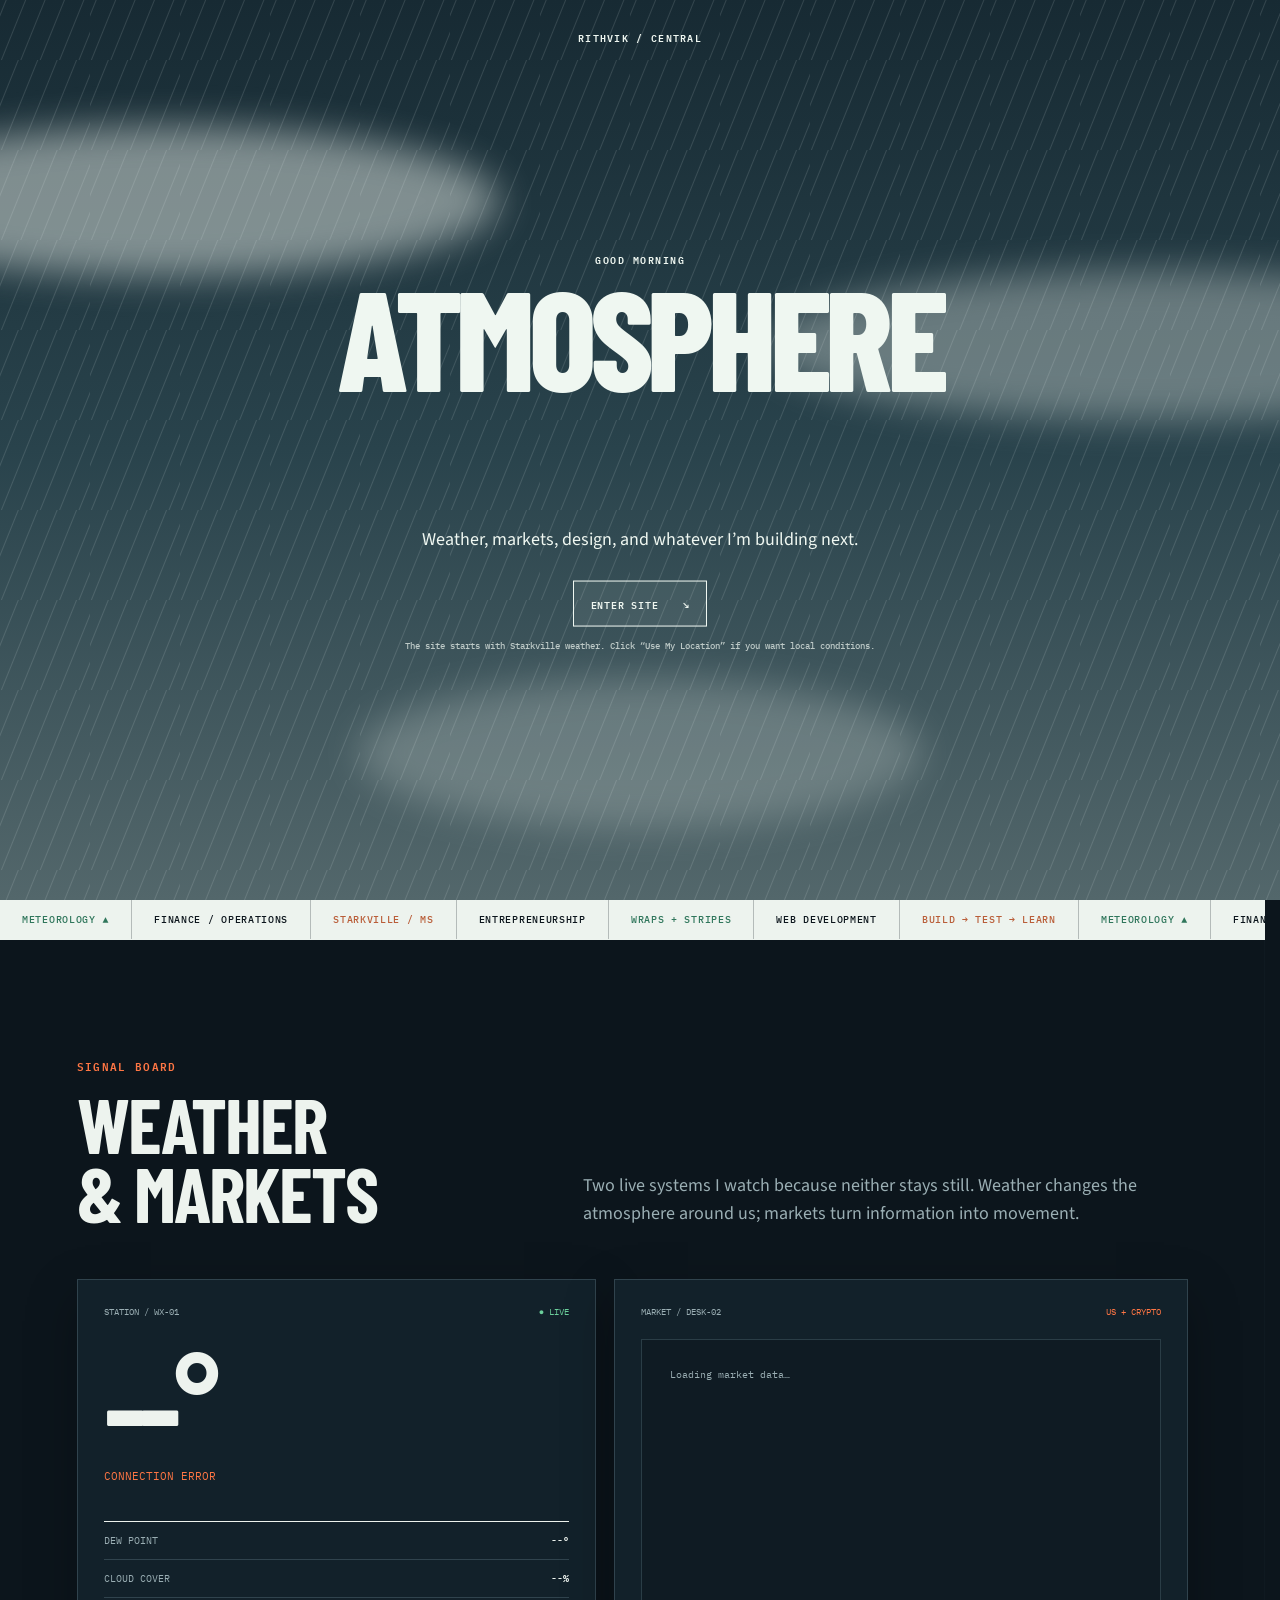
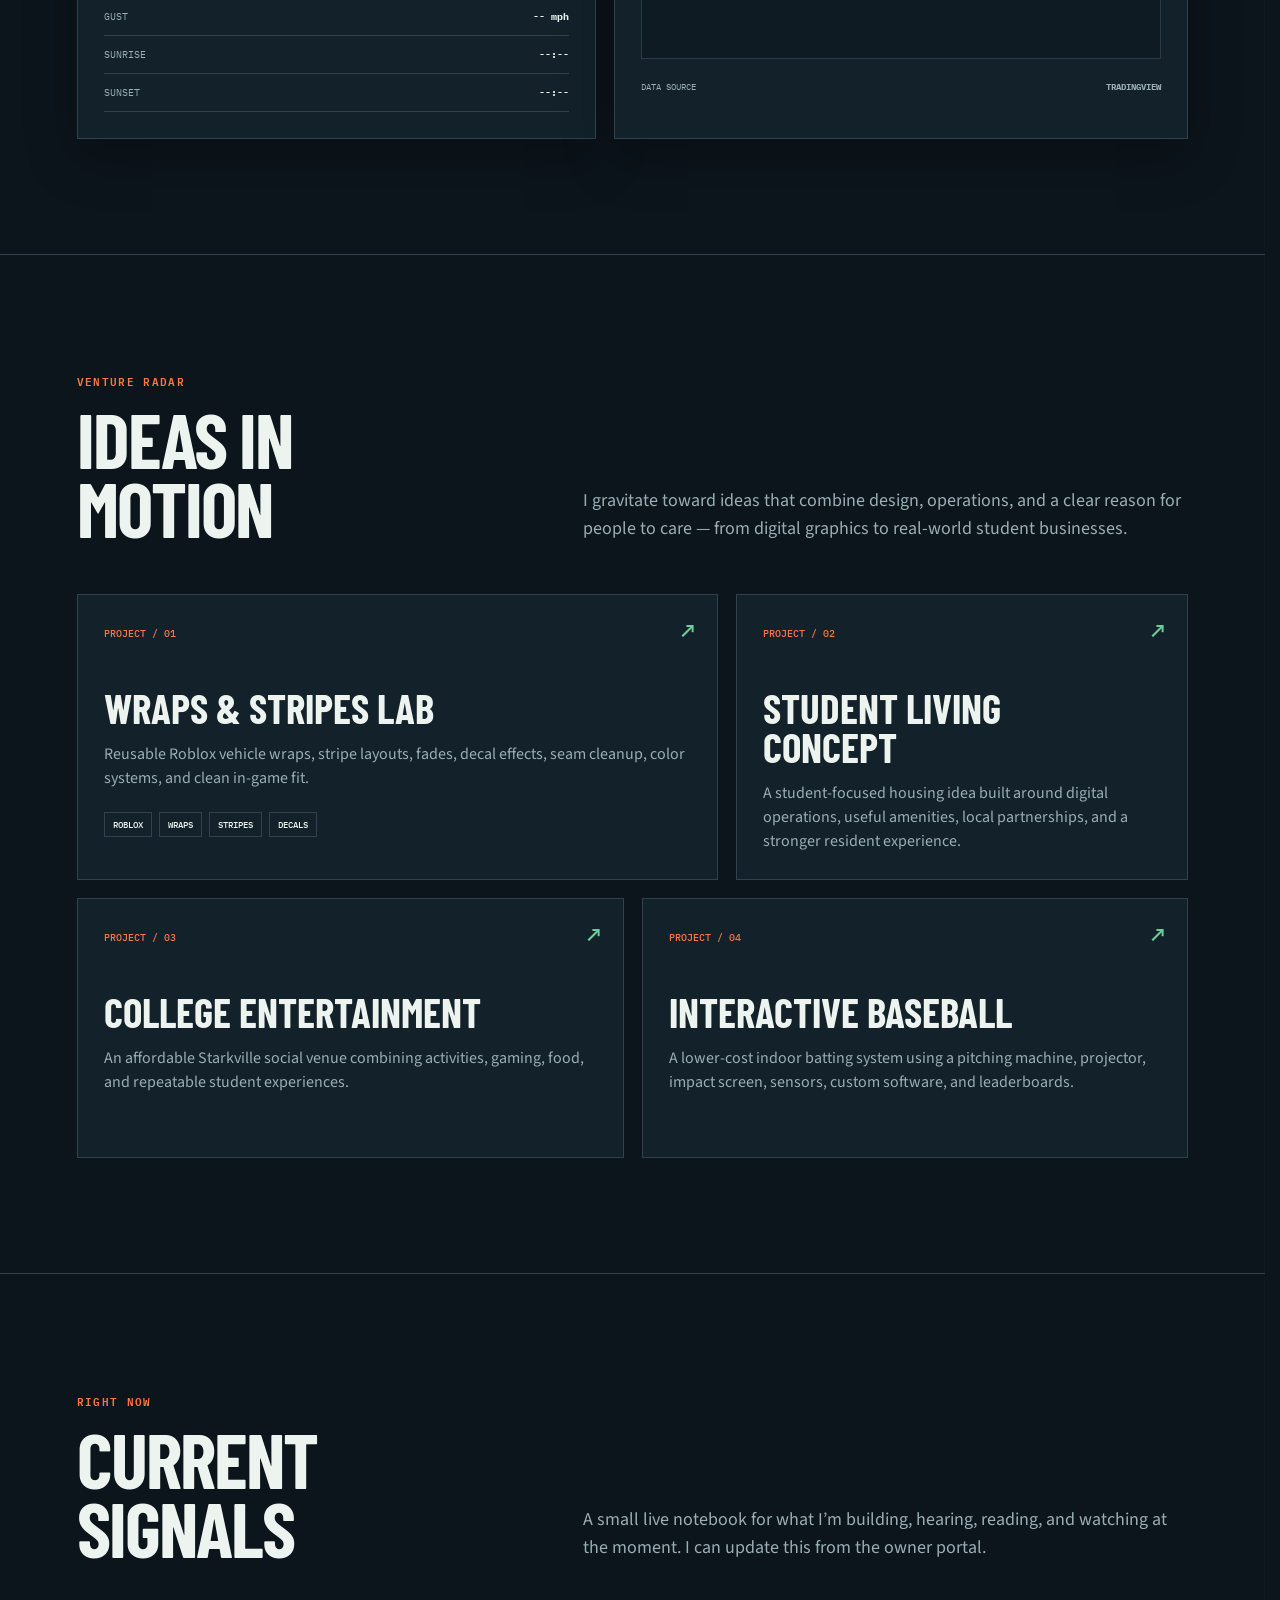
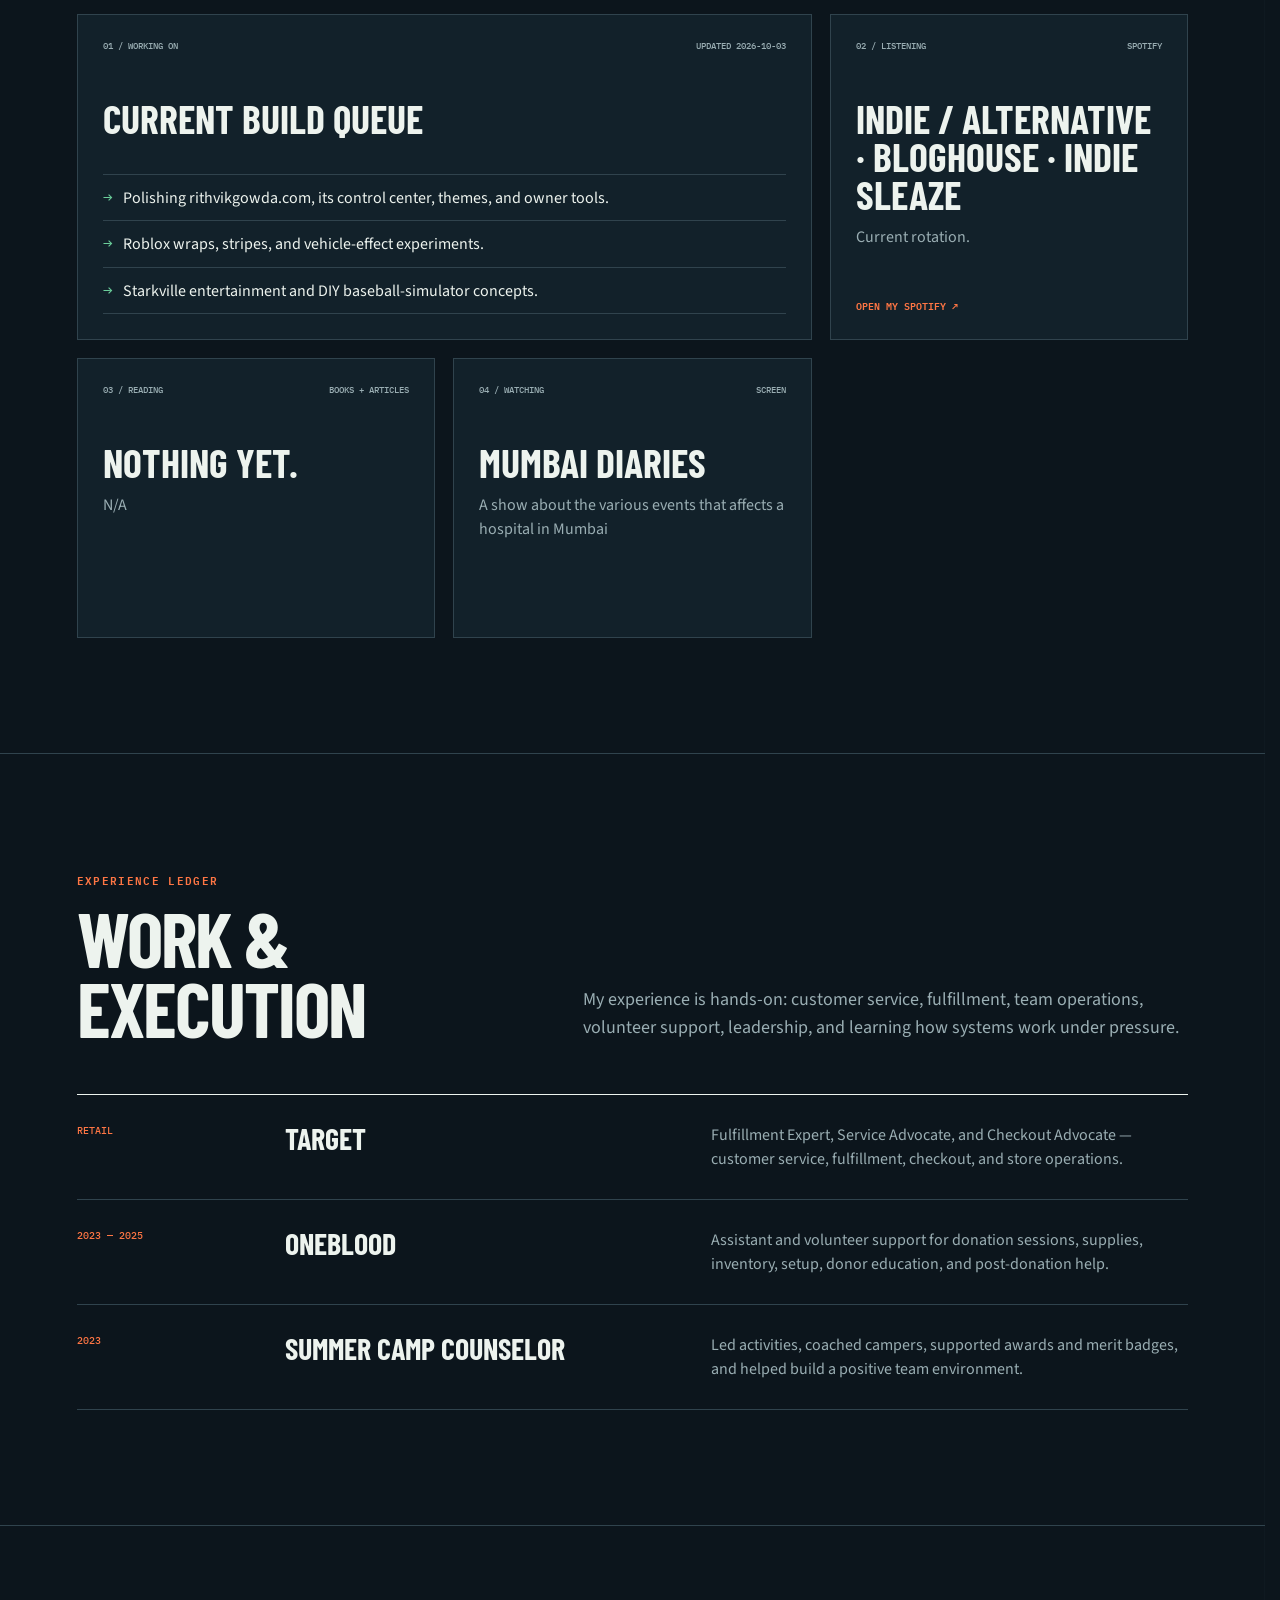
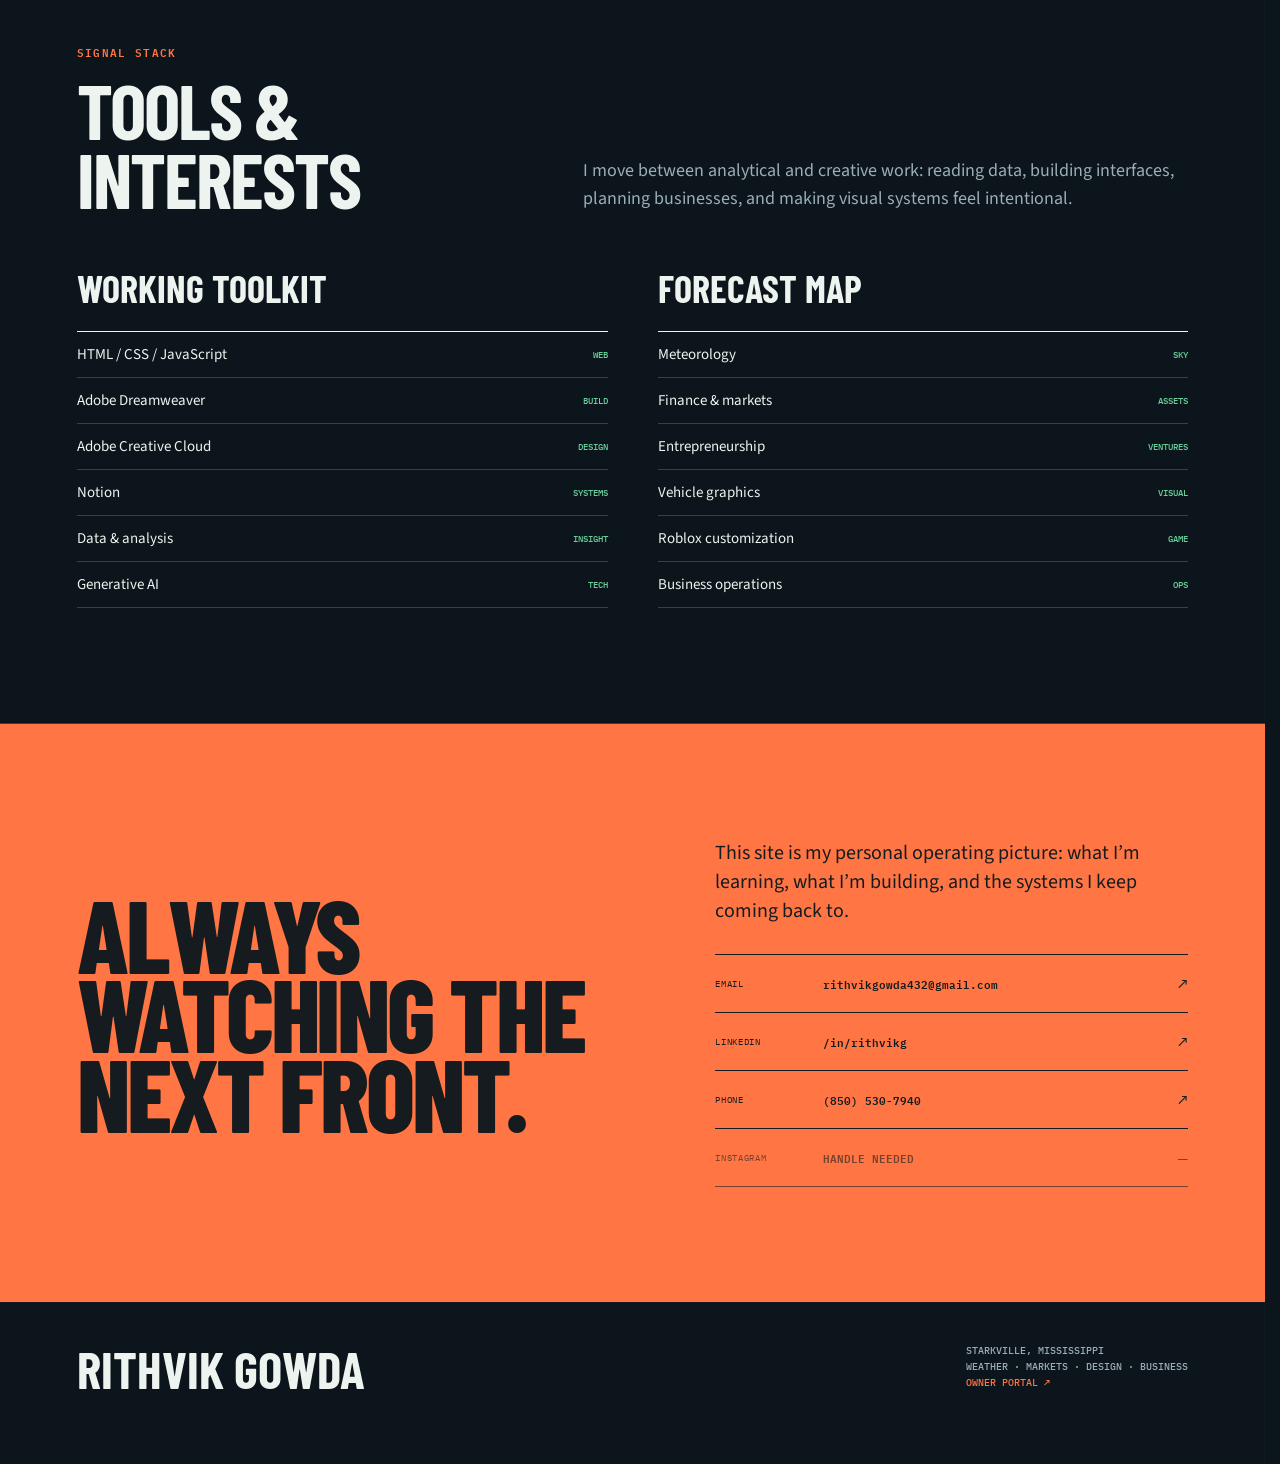
<file: index.html>
<!doctype html>
<html lang="en" data-font="signal">
<head>
  <meta charset="UTF-8">
  <meta name="viewport" content="width=device-width, initial-scale=1, viewport-fit=cover">
  <meta name="color-scheme" content="light dark">
  <meta
    name="description"
    content="Rithvik Gowda — weather, markets, design, business ideas, and experience."
  >

  <title>Rithvik Gowda — Atmosphere &amp; Assets</title>

  <script>
    (() => {
      try {
        const savedTheme = localStorage.getItem("rg-theme");
        const savedFont = localStorage.getItem("rg-font") || "signal";
        const hour = new Date().getHours();
        const automaticTheme = hour >= 19 || hour < 6 ? "night" : "sunny";

        document.documentElement.dataset.theme =
          savedTheme || automaticTheme;

        document.documentElement.dataset.font =
          savedFont;
      }
      catch (error) {
        document.documentElement.dataset.theme = "sunny";
      }
    })();
  </script>

  <link rel="preconnect" href="https://fonts.googleapis.com">
  <link rel="preconnect" href="https://fonts.gstatic.com" crossorigin>

  <link
    href="https://fonts.googleapis.com/css2?family=Barlow+Condensed:wght@500;600;700;800&family=IBM+Plex+Mono:wght@400;500;600&family=Newsreader:opsz,wght@6..72,500;6..72,650&family=Source+Sans+3:wght@400;500;600;700&display=block"
    rel="stylesheet"
  >

  <link rel="stylesheet" href="css/style.css">

  <script
    type="module"
    src="https://widgets.tradingview-widget.com/w/en/tv-tickers.js"
  ></script>
</head>

<body>
  <!-- Entrance: fixed and isolated so it never changes the page layout. -->
  <div class="entrance" id="entrance" aria-label="Welcome to Rithvik Central">
    <div class="entrance-weather" aria-hidden="true">
      <div class="entrance-cloud cloud-a"></div>
      <div class="entrance-cloud cloud-b"></div>
      <div class="entrance-cloud cloud-c"></div>
      <div class="entrance-rain"></div>
    </div>

    <div class="entrance-brand">RITHVIK / CENTRAL</div>

    <div class="entrance-copy">
      <span class="entrance-greeting" id="entrance-greeting">GOOD EVENING</span>

      <h1 class="entrance-title">
        Atmosphere
        <span>&amp; Assets</span>
      </h1>

      <p>
        Weather, markets, design, and whatever I’m building next.
      </p>

      <button class="enter-button" id="enter-site" type="button">
        ENTER SITE
        <span aria-hidden="true">↘</span>
      </button>

      <small>
        The site starts with Starkville weather. Click “Use My Location” if you want local conditions.
      </small>
    </div>
  </div>

  <nav class="nav" aria-label="Page sections">
    <a class="mark" href="#home" aria-label="Back to home" id="site-mark">
      <span class="pulse" aria-hidden="true"></span>
      RITHVIK / CENTRAL
    </a>

    <div class="navlinks">
      <a href="#weather">Weather</a>
      <a href="#projects">Projects</a>
      <a href="#now">Now</a>
      <a href="#experience">Experience</a>
      <a href="#signals">Signals</a>
      <a href="#contact">Contact</a>
    </div>

    <div class="nav-meta">
      <span>STARKVILLE, MS</span>
      <strong id="central-time">--:-- CT</strong>

      <button
        class="control-trigger"
        id="open-control"
        type="button"
        aria-label="Open control center"
      >
        CONTROL
        <kbd>⇧ K</kbd>
      </button>
    </div>
  </nav>

  <header class="hero" id="home">
    <div class="hero-copy">
      <div class="eyebrow">Rithvik Gowda · Mississippi</div>

      <h1>
        Atmosphere
        <br>
        <span class="outline">&amp; Assets</span>
      </h1>

      <p class="intro">
        <strong>Weather-minded. Finance-driven. Built to make ideas move.</strong>
        I like systems that change in real time — weather, markets, design,
        operations, and business.
      </p>

      <div class="hero-meta">
        <span><b>01</b> Meteorology</span>
        <span><b>02</b> Markets</span>
        <span><b>03</b> Vehicle design</span>
        <span><b>04</b> Entrepreneurship</span>
      </div>
    </div>

    <div class="sky-panel" id="weather">
      <canvas id="sky" aria-hidden="true"></canvas>

      <div class="scope" aria-hidden="true">
        <span class="scope-dot"></span>
      </div>

      <div class="sky-topline">
        <span id="weather-location">WX / STARKVILLE</span>
        <span id="weather-updated">SYNCING</span>
      </div>

      <div class="sky-readout">
        <div>
          <span class="wx-kicker">LIVE ATMOSPHERE</span>
          <strong class="wx-temp"><span id="temperature">--</span>°</strong>
          <span class="wx-condition" id="weather-description">LOADING</span>
        </div>

        <div class="wx-grid">
          <div>
            <span>FEELS</span>
            <strong id="feels-like">--°</strong>
          </div>

          <div>
            <span>HUMIDITY</span>
            <strong id="humidity">--%</strong>
          </div>

          <div>
            <span>WIND</span>
            <strong id="wind">-- mph</strong>
          </div>

          <div>
            <span>PRESSURE</span>
            <strong id="pressure">-- hPa</strong>
          </div>
        </div>
      </div>

      <div class="sky-caption">
        <strong>Local<br>front</strong>

        <div class="time">
          <span id="weather-coordinates">33.45°N / 88.82°W</span><br>
          <span id="wind-direction">--</span> WIND ·
          <span id="visibility">-- mi</span><br>

          <button
            class="location-button"
            id="refresh-location"
            type="button"
          >
            USE MY LOCATION
          </button>
        </div>
      </div>
    </div>
  </header>

  <div class="ticker" aria-label="Interest ticker">
    <div class="ticker-track">
      <span class="tick up">METEOROLOGY ▲</span>
      <span class="tick">FINANCE / OPERATIONS</span>
      <span class="tick signal">STARKVILLE / MS</span>
      <span class="tick">ENTREPRENEURSHIP</span>
      <span class="tick up">WRAPS + STRIPES</span>
      <span class="tick">WEB DEVELOPMENT</span>
      <span class="tick signal">BUILD → TEST → LEARN</span>

      <span class="tick up" aria-hidden="true">METEOROLOGY ▲</span>
      <span class="tick" aria-hidden="true">FINANCE / OPERATIONS</span>
      <span class="tick signal" aria-hidden="true">STARKVILLE / MS</span>
      <span class="tick" aria-hidden="true">ENTREPRENEURSHIP</span>
      <span class="tick up" aria-hidden="true">WRAPS + STRIPES</span>
      <span class="tick" aria-hidden="true">WEB DEVELOPMENT</span>
      <span class="tick signal" aria-hidden="true">BUILD → TEST → LEARN</span>
    </div>
  </div>

  <main>
    <section
      class="page-section signal-board"
      aria-labelledby="signal-board-title"
    >
      <div class="section-head">
        <div>
          <span class="label">Signal board</span>
          <h2 id="signal-board-title">Weather<br>&amp; markets</h2>
        </div>

        <p>
          Two live systems I watch because neither stays still. Weather changes
          the atmosphere around us; markets turn information into movement.
        </p>
      </div>

      <div class="instrument-grid">
        <article class="instrument weather-instrument">
          <div class="instrument-top">
            <span>STATION / WX-01</span>
            <span class="status-live">● LIVE</span>
          </div>

          <div class="instrument-number">
            <span id="station-temperature">--</span>°
          </div>

          <div class="instrument-condition" id="station-condition">
            WAITING FOR DATA
          </div>

          <div class="weather-table">
            <div>
              <span>DEW POINT</span>
              <strong id="dew-point">--°</strong>
            </div>

            <div>
              <span>CLOUD COVER</span>
              <strong id="cloud-cover">--%</strong>
            </div>

            <div>
              <span>GUST</span>
              <strong id="gust">-- mph</strong>
            </div>

            <div>
              <span>SUNRISE</span>
              <strong id="sunrise">--:--</strong>
            </div>

            <div>
              <span>SUNSET</span>
              <strong id="sunset">--:--</strong>
            </div>
          </div>
        </article>

        <article class="instrument market-instrument">
          <div class="instrument-top">
            <span>MARKET / DESK-02</span>
            <span class="status-market">US + CRYPTO</span>
          </div>

          <div class="market-frame">
            <tv-tickers
              id="market-widget"
              symbols="FOREXCOM:SPXUSD,FOREXCOM:NSXUSD,BITSTAMP:BTCUSD,BITSTAMP:ETHUSD"
              direction="vertical"
              hide-chart
              transparent
              theme="light"
            >
              <div class="market-placeholder">Loading market data…</div>
            </tv-tickers>
          </div>

          <div class="instrument-foot">
            <span>DATA SOURCE</span>
            <strong>TRADINGVIEW</strong>
          </div>
        </article>
      </div>
    </section>

    <section class="page-section" id="projects">
      <div class="section-head">
        <div>
          <span class="label">Venture radar</span>
          <h2>Ideas in<br>motion</h2>
        </div>

        <p>
          I gravitate toward ideas that combine design, operations, and a clear
          reason for people to care — from digital graphics to real-world
          student businesses.
        </p>
      </div>

      <div class="ledger">
        <article class="card wide">
          <span class="index">PROJECT / 01</span>
          <span class="arrow">↗</span>

          <h3>Wraps &amp; stripes lab</h3>

          <p>
            Reusable Roblox vehicle wraps, stripe layouts, fades, decal effects,
            seam cleanup, color systems, and clean in-game fit.
          </p>

          <div class="tagrow">
            <span class="tag">ROBLOX</span>
            <span class="tag">WRAPS</span>
            <span class="tag">STRIPES</span>
            <span class="tag">DECALS</span>
          </div>
        </article>

        <article class="card narrow">
          <span class="index">PROJECT / 02</span>
          <span class="arrow">↗</span>

          <h3>Student living concept</h3>

          <p>
            A student-focused housing idea built around digital operations,
            useful amenities, local partnerships, and a stronger resident
            experience.
          </p>
        </article>

        <article class="card half">
          <span class="index">PROJECT / 03</span>
          <span class="arrow">↗</span>

          <h3>College entertainment</h3>

          <p>
            An affordable Starkville social venue combining activities,
            gaming, food, and repeatable student experiences.
          </p>
        </article>

        <article class="card half">
          <span class="index">PROJECT / 04</span>
          <span class="arrow">↗</span>

          <h3>Interactive baseball</h3>

          <p>
            A lower-cost indoor batting system using a pitching machine,
            projector, impact screen, sensors, custom software, and
            leaderboards.
          </p>
        </article>
      </div>
    </section>

    <section class="page-section now-section" id="now">
      <div class="section-head">
        <div>
          <span class="label">Right now</span>
          <h2>Current<br>signals</h2>
        </div>

        <p>
          A small live notebook for what I’m building, hearing, reading, and
          watching at the moment. I can update this from the owner portal.
        </p>
      </div>

      <div class="now-grid">
        <article class="now-card now-card-wide">
          <div class="now-card-head">
            <span>01 / WORKING ON</span>
            <span id="now-updated">LIVE NOTE</span>
          </div>

          <h3 id="now-working-title">Current build queue</h3>

          <ul class="now-list" id="now-working-list">
            <li>Polishing rithvikgowda.com and its control center.</li>
            <li>Roblox wraps, stripes, and vehicle effects.</li>
            <li>Starkville entertainment and simulator concepts.</li>
          </ul>
        </article>

        <article class="now-card">
          <div class="now-card-head">
            <span>02 / LISTENING</span>
            <span>SPOTIFY</span>
          </div>

          <h3 id="now-listening">
            Indie / alternative · bloghouse · indie sleaze
          </h3>

          <p id="now-listening-detail">
            Current rotation.
          </p>

          <a
            class="now-action is-disabled"
            id="spotify-profile"
            href="#"
            aria-disabled="true"
          >
            SPOTIFY PROFILE NOT SET
          </a>
        </article>

        <article class="now-card">
          <div class="now-card-head">
            <span>03 / READING</span>
            <span>BOOKS + ARTICLES</span>
          </div>

          <h3 id="now-reading">Not set yet</h3>

          <p id="now-reading-detail">
            Update this from the owner portal.
          </p>
        </article>

        <article class="now-card">
          <div class="now-card-head">
            <span>04 / WATCHING</span>
            <span>SCREEN</span>
          </div>

          <h3 id="now-watching">Not set yet</h3>

          <p id="now-watching-detail">
            Update this from the owner portal.
          </p>
        </article>
      </div>
    </section>

    <section class="page-section" id="experience">
      <div class="section-head">
        <div>
          <span class="label">Experience ledger</span>
          <h2>Work &amp;<br>execution</h2>
        </div>

        <p>
          My experience is hands-on: customer service, fulfillment, team
          operations, volunteer support, leadership, and learning how systems
          work under pressure.
        </p>
      </div>

      <div class="timeline">
        <article class="job">
          <time>RETAIL</time>

          <h3>Target</h3>

          <p>
            Fulfillment Expert, Service Advocate, and Checkout Advocate —
            customer service, fulfillment, checkout, and store operations.
          </p>
        </article>

        <article class="job">
          <time>2023 — 2025</time>

          <h3>OneBlood</h3>

          <p>
            Assistant and volunteer support for donation sessions, supplies,
            inventory, setup, donor education, and post-donation help.
          </p>
        </article>

        <article class="job">
          <time>2023</time>

          <h3>Summer camp counselor</h3>

          <p>
            Led activities, coached campers, supported awards and merit badges,
            and helped build a positive team environment.
          </p>
        </article>
      </div>
    </section>

    <section class="page-section" id="signals">
      <div class="section-head">
        <div>
          <span class="label">Signal stack</span>
          <h2>Tools &amp;<br>interests</h2>
        </div>

        <p>
          I move between analytical and creative work: reading data, building
          interfaces, planning businesses, and making visual systems feel
          intentional.
        </p>
      </div>

      <div class="skills-grid">
        <div class="skillgroup">
          <h3>Working toolkit</h3>

          <ul class="skill-list">
            <li><span>HTML / CSS / JavaScript</span><code>WEB</code></li>
            <li><span>Adobe Dreamweaver</span><code>BUILD</code></li>
            <li><span>Adobe Creative Cloud</span><code>DESIGN</code></li>
            <li><span>Notion</span><code>SYSTEMS</code></li>
            <li><span>Data &amp; analysis</span><code>INSIGHT</code></li>
            <li><span>Generative AI</span><code>TECH</code></li>
          </ul>
        </div>

        <div class="skillgroup">
          <h3>Forecast map</h3>

          <ul class="skill-list">
            <li><span>Meteorology</span><code>SKY</code></li>
            <li><span>Finance &amp; markets</span><code>ASSETS</code></li>
            <li><span>Entrepreneurship</span><code>VENTURES</code></li>
            <li><span>Vehicle graphics</span><code>VISUAL</code></li>
            <li><span>Roblox customization</span><code>GAME</code></li>
            <li><span>Business operations</span><code>OPS</code></li>
          </ul>
        </div>
      </div>
    </section>

    <section class="signal-band" id="contact">
      <h2>Always watching the next front.</h2>

      <div>
        <p>
          This site is my personal operating picture: what I’m learning, what
          I’m building, and the systems I keep coming back to.
        </p>

        <div class="contact-stack" aria-label="Contact and social links">
          <a
            class="contact-social"
            href="mailto:rithvikgowda432@gmail.com"
          >
            <span>EMAIL</span>
            <strong>rithvikgowda432@gmail.com</strong>
            <span aria-hidden="true">↗</span>
          </a>

          <a
            class="contact-social"
            href="https://www.linkedin.com/in/rithvikg"
            target="_blank"
            rel="noreferrer"
          >
            <span>LINKEDIN</span>
            <strong>/in/rithvikg</strong>
            <span aria-hidden="true">↗</span>
          </a>

          <a
            class="contact-social"
            href="tel:+18505307940"
          >
            <span>PHONE</span>
            <strong>(850) 530-7940</strong>
            <span aria-hidden="true">↗</span>
          </a>

          <a
            class="contact-social contact-social-pending"
            id="instagram-contact"
            href="#"
            aria-disabled="true"
            aria-label="Instagram handle pending confirmation"
          >
            <span>INSTAGRAM</span>
            <strong id="instagram-contact-label">HANDLE NEEDED</strong>
            <span aria-hidden="true">—</span>
          </a>
        </div>
      </div>
    </section>
  </main>

  <footer>
    <div class="footer-big" id="footer-easter">Rithvik Gowda</div>

    <div>
      STARKVILLE, MISSISSIPPI<br>
      WEATHER · MARKETS · DESIGN · BUSINESS<br>
      <a class="owner-link" href="admin.html">OWNER PORTAL ↗</a>
    </div>
  </footer>

  <!-- Search / command center -->
  <div
    class="command-overlay"
    id="command-overlay"
    aria-hidden="true"
  >
    <div
      class="command-panel"
      role="dialog"
      aria-modal="true"
      aria-label="Control center"
    >
      <div class="command-head">
        <span>RITHVIK / CONTROL CENTER</span>
        <kbd>ESC</kbd>
      </div>

      <label class="command-search">
        <span>&gt;</span>

        <input
          id="command-search"
          type="search"
          autocomplete="off"
          placeholder="Search pages, settings, commands…"
        >
      </label>

      <div class="command-results" id="command-results"></div>

      <div class="command-foot">
        <span>↑ ↓ NAVIGATE</span>
        <span>ENTER OPEN</span>
        <span>⇧ K TOGGLE</span>
      </div>
    </div>
  </div>

  <!-- Appearance + audio settings -->
  <div
    class="settings-overlay"
    id="settings-overlay"
    aria-hidden="true"
  >
    <aside
      class="settings-panel"
      id="settings-panel"
      aria-label="Site settings"
    >
      <div class="settings-head">
        <div>
          <span class="settings-kicker">ATMOSPHERE CONTROL</span>
          <h2>Site settings</h2>
        </div>

        <button
          class="icon-button"
          id="close-settings"
          type="button"
          aria-label="Close settings"
        >
          ×
        </button>
      </div>

      <section class="settings-group">
        <div class="settings-label">
          <span>COLOR SCHEME</span>
          <small>Choose the weather for the interface.</small>
        </div>

        <div class="theme-grid">
          <button class="theme-choice" data-theme-choice="sunny" type="button">
            <span class="theme-swatch sunny-swatch"></span>
            <strong>Sunny Afternoon</strong>
            <small>LIGHT / WARM</small>
          </button>

          <button class="theme-choice" data-theme-choice="night" type="button">
            <span class="theme-swatch night-swatch"></span>
            <strong>Night Sky</strong>
            <small>DARK / NAVY</small>
          </button>

          <button class="theme-choice" data-theme-choice="storm" type="button">
            <span class="theme-swatch storm-swatch"></span>
            <strong>Storm Front</strong>
            <small>DARK / SLATE</small>
          </button>

          <button class="theme-choice" data-theme-choice="golden" type="button">
            <span class="theme-swatch golden-swatch"></span>
            <strong>Golden Hour</strong>
            <small>LIGHT / AMBER</small>
          </button>

          <button
            class="theme-choice secret-theme-choice"
            data-theme-choice="aurora"
            id="aurora-theme-choice"
            type="button"
            hidden
          >
            <span class="theme-swatch aurora-swatch"></span>
            <strong>Aurora Watch</strong>
            <small>SECRET / NIGHT</small>
          </button>
        </div>
      </section>

      <section class="settings-group">
        <div class="settings-label">
          <span>TYPE SYSTEM</span>
          <small>Changes the voice, not the content.</small>
        </div>

        <label class="field-row">
          <span>FONT</span>

          <select id="font-select">
            <option value="signal">Signal Standard</option>
            <option value="observatory">Observatory Mono</option>
            <option value="journal">Field Journal</option>
          </select>
        </label>
      </section>

      <section class="settings-group">
        <div class="settings-label">
          <span>SOUND</span>
          <small>Only quiet interaction cues — never on hover.</small>
        </div>

        <div class="sound-controls">
          <button
            class="sound-toggle"
            id="sound-toggle"
            type="button"
            aria-pressed="true"
          >
            SOUND ON
          </button>

          <label class="volume-control">
            <span>VOLUME</span>
            <input
              id="volume-slider"
              type="range"
              min="0"
              max="100"
              value="12"
            >
            <output id="volume-output">12%</output>
          </label>
        </div>
      </section>

      <div class="settings-foot">
        <span>Preferences stay on this device.</span>
        <a href="admin.html">OWNER PORTAL ↗</a>
      </div>
    </aside>
  </div>

  <div class="site-toast" id="site-toast" aria-live="polite"></div>

  <script src="js/ui.js"></script>
  <script src="js/main.js"></script>
</body>
</html>
</file>
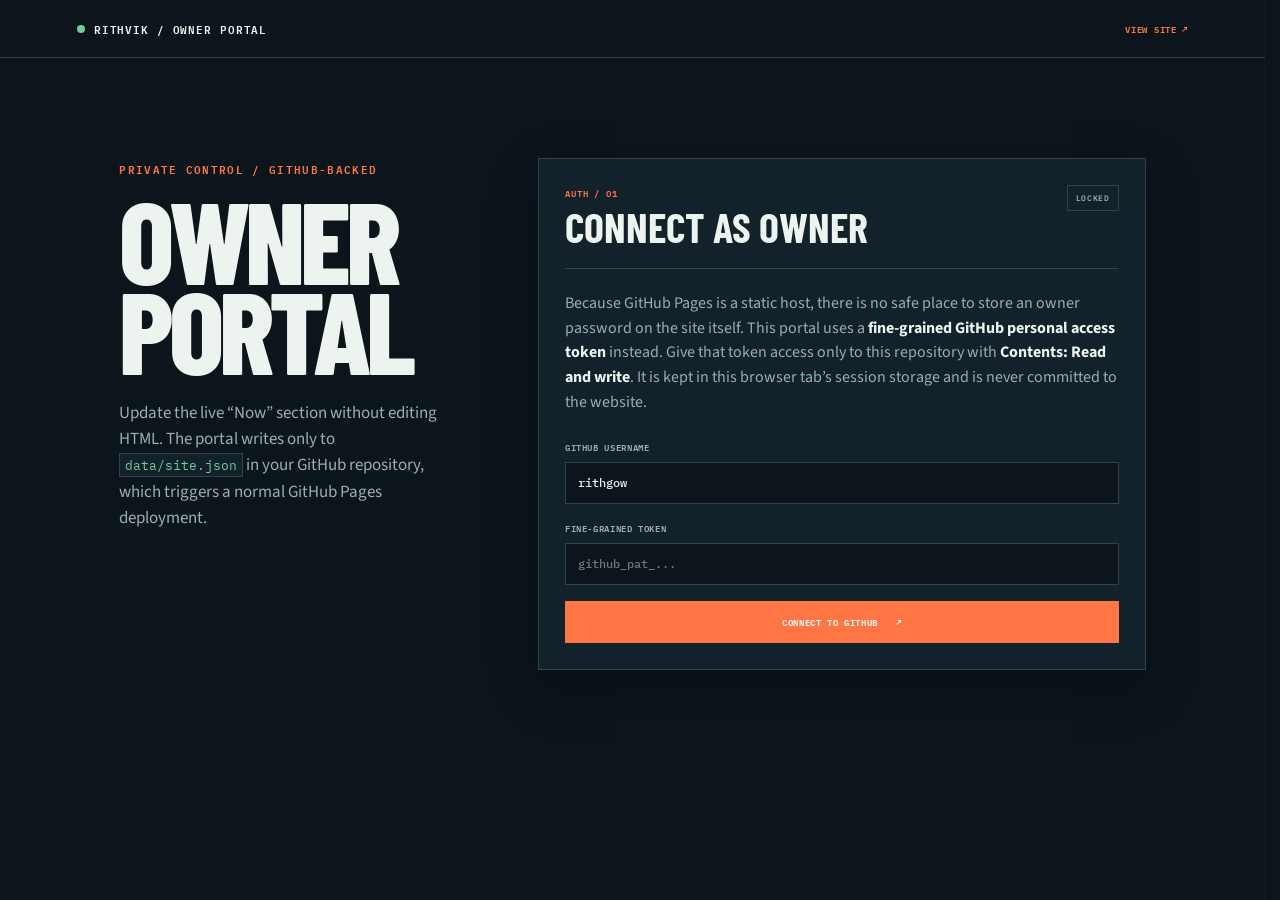
<file: admin.html>
<!doctype html>
<html lang="en" data-theme="night" data-font="signal">
<head>
  <meta charset="UTF-8">
  <meta name="viewport" content="width=device-width, initial-scale=1, viewport-fit=cover">
  <meta name="robots" content="noindex,nofollow">

  <title>Owner Portal — Rithvik Central</title>

  <link rel="preconnect" href="https://fonts.googleapis.com">
  <link rel="preconnect" href="https://fonts.gstatic.com" crossorigin>

  <link
    href="https://fonts.googleapis.com/css2?family=Barlow+Condensed:wght@500;600;700;800&family=IBM+Plex+Mono:wght@400;500;600&family=Source+Sans+3:wght@400;500;600;700&display=block"
    rel="stylesheet"
  >

  <link rel="stylesheet" href="css/style.css">
  <link rel="stylesheet" href="css/admin.css">
</head>

<body class="admin-page">
  <header class="admin-topbar">
    <a href="index.html" class="mark">
      <span class="pulse" aria-hidden="true"></span>
      RITHVIK / OWNER PORTAL
    </a>

    <a href="index.html" class="admin-toplink">
      VIEW SITE ↗
    </a>
  </header>

  <main class="admin-shell">
    <section class="admin-intro">
      <span class="label">Private control / GitHub-backed</span>

      <h1>Owner<br>portal</h1>

      <p>
        Update the live “Now” section without editing HTML. The portal writes
        only to <code>data/site.json</code> in your GitHub repository, which
        triggers a normal GitHub Pages deployment.
      </p>
    </section>

    <section class="admin-panel" id="login-panel">
      <div class="admin-panel-head">
        <div>
          <span class="admin-index">AUTH / 01</span>
          <h2>Connect as owner</h2>
        </div>

        <span class="admin-status" id="login-status">LOCKED</span>
      </div>

      <p class="admin-note">
        Because GitHub Pages is a static host, there is no safe place to store
        an owner password on the site itself. This portal uses a
        <strong>fine-grained GitHub personal access token</strong> instead.
        Give that token access only to this repository with
        <strong>Contents: Read and write</strong>. It is kept in this browser
        tab’s session storage and is never committed to the website.
      </p>

      <form class="admin-form" id="login-form">
        <label>
          <span>GITHUB USERNAME</span>
          <input
            id="admin-username"
            value="rithgow"
            autocomplete="username"
            required
          >
        </label>

        <label>
          <span>FINE-GRAINED TOKEN</span>
          <input
            id="admin-token"
            type="password"
            autocomplete="current-password"
            placeholder="github_pat_..."
            required
          >
        </label>

        <button type="submit" class="admin-primary">
          CONNECT TO GITHUB
          <span>↗</span>
        </button>
      </form>
    </section>

    <section class="admin-panel" id="editor-panel" hidden>
      <div class="admin-panel-head">
        <div>
          <span class="admin-index">CONTENT / 02</span>
          <h2>Now section</h2>
        </div>

        <span class="admin-status admin-status-live" id="editor-status">
          CONNECTED
        </span>
      </div>

      <form class="admin-form admin-editor" id="content-form">
        <div class="admin-grid-two">
          <label>
            <span>UPDATED DATE</span>
            <input
              id="field-updated"
              type="date"
            >
          </label>

          <label>
            <span>WORKING TITLE</span>
            <input
              id="field-working-title"
              placeholder="Current build queue"
            >
          </label>
        </div>

        <label>
          <span>WORKING ON · ONE ITEM PER LINE</span>
          <textarea
            id="field-working"
            rows="7"
            placeholder="Project one&#10;Project two&#10;Project three"
          ></textarea>
        </label>

        <div class="admin-divider"></div>

        <label>
          <span>CURRENTLY LISTENING TO</span>
          <input
            id="field-listening"
            placeholder="Artist, playlist, genre, or current rotation"
          >
        </label>

        <label>
          <span>LISTENING DETAIL</span>
          <input
            id="field-listening-detail"
            placeholder="Optional detail"
          >
        </label>

        <label>
          <span>SPOTIFY PROFILE URL</span>
          <input
            id="field-spotify"
            type="url"
            placeholder="https://open.spotify.com/user/..."
          >
        </label>

        <div class="admin-divider"></div>

        <div class="admin-grid-two">
          <label>
            <span>CURRENTLY READING</span>
            <input
              id="field-reading"
              placeholder="Book, article, or topic"
            >
          </label>

          <label>
            <span>READING DETAIL</span>
            <input
              id="field-reading-detail"
              placeholder="Author or note"
            >
          </label>

          <label>
            <span>CURRENTLY WATCHING</span>
            <input
              id="field-watching"
              placeholder="Show, movie, game, or channel"
            >
          </label>

          <label>
            <span>WATCHING DETAIL</span>
            <input
              id="field-watching-detail"
              placeholder="Optional note"
            >
          </label>
        </div>

        <div class="admin-divider"></div>

        <label>
          <span>INSTAGRAM URL</span>
          <input
            id="field-instagram"
            type="url"
            placeholder="https://instagram.com/..."
          >
        </label>

        <div class="admin-actions">
          <button type="submit" class="admin-primary" id="save-button">
            SAVE + PUBLISH
            <span>↗</span>
          </button>

          <button type="button" class="admin-secondary" id="reload-button">
            RELOAD DATA
          </button>

          <button type="button" class="admin-secondary" id="logout-button">
            LOG OUT
          </button>
        </div>
      </form>

      <div class="admin-message" id="admin-message" aria-live="polite"></div>
    </section>
  </main>

  <script src="js/admin.js"></script>
</body>
</html>
</file>
<file: css/style.css>
:root {
  color-scheme: light dark;

  --paper: #f4efdf;
  --paper-2: #e9e0ca;
  --ink: #0d1b24;
  --muted: #50606a;
  --line: #b9ad91;

  --orange: #e55d21;
  --orange-2: #ffb36a;

  --green: #0b7652;
  --green-2: #9bd2a8;

  --sky: #aac9d2;
  --panel: #fbf7eb;

  --shadow: 0 16px 40px rgba(13, 27, 36, 0.12);
  --nav: #f4efdf;

  --page-pad: clamp(22px, 6vw, 90px);
}

@media (prefers-color-scheme: dark) {
  :root {
    --paper: #111c22;
    --paper-2: #19272d;
    --ink: #f4eedc;
    --muted: #aeb9b8;
    --line: #405158;

    --orange: #ff7842;
    --orange-2: #a94a27;

    --green: #55bf8a;
    --green-2: #1e5e48;

    --sky: #263f49;
    --panel: #17252b;

    --shadow: 0 18px 48px rgba(0, 0, 0, 0.28);
    --nav: #111c22;
  }
}


/* ==================================================
   BASE
================================================== */

* {
  box-sizing: border-box;
}

html {
  scroll-behavior: auto;
  scroll-padding-top: 0;
  scrollbar-gutter: stable;
  overscroll-behavior-y: none;
}

body {
  margin: 0;
  overflow-x: hidden;

  background:
    linear-gradient(
      90deg,
      transparent 0,
      transparent calc(100% - 1px),
      color-mix(in srgb, var(--line) 18%, transparent) 100%
    ),
    var(--paper);

  color: var(--ink);

  font-family:
    "Source Sans 3",
    Arial,
    sans-serif;

  -webkit-font-smoothing: antialiased;
  -moz-osx-font-smoothing: grayscale;
  font-synthesis: none;
}

a {
  color: inherit;
}

button,
input {
  font: inherit;
}

img,
video,
iframe,
canvas {
  max-width: 100%;
}

::selection {
  background: var(--orange);
  color: #fff;
}


/* ==================================================
   NAV
================================================== */

.nav {
  position: relative;
  z-index: 20;

  min-height: 58px;

  display: grid;
  grid-template-columns: 1fr auto 1fr;
  align-items: center;

  gap: 24px;

  padding: 10px var(--page-pad);

  background: var(--nav);

  border-bottom: 1px solid var(--line);
}

.mark {
  width: fit-content;

  display: flex;
  align-items: center;
  gap: 9px;

  text-decoration: none;

  font-family: "IBM Plex Mono", monospace;
  font-size: 11px;
  font-weight: 600;
  letter-spacing: 0.08em;
}

.pulse {
  width: 8px;
  height: 8px;

  flex: 0 0 auto;

  border-radius: 50%;

  background: var(--green);

  box-shadow:
    0 0 0 0
    color-mix(in srgb, var(--green) 35%, transparent);

  animation: none;
}

.navlinks {
  display: flex;
  align-items: center;
  justify-content: center;

  gap: 24px;
}

.navlinks a {
  text-decoration: none;

  font-family: "IBM Plex Mono", monospace;
  font-size: 10px;
  letter-spacing: 0.03em;

  color: var(--muted);

  transition: color 0.16s ease;
}

.navlinks a:hover {
  color: var(--orange);
}

.nav-meta {
  justify-self: end;

  display: flex;
  align-items: center;
  gap: 14px;

  font-family: "IBM Plex Mono", monospace;
  font-size: 9px;

  color: var(--muted);
}

.nav-meta strong {
  color: var(--green);
  font-weight: 600;
  font-variant-numeric: tabular-nums;
}

.wx-temp,
.wx-grid strong,
.instrument-number,
.weather-table strong {
  font-variant-numeric: tabular-nums;
}


/* ==================================================
   HERO
================================================== */

.hero {
  min-height: calc(100vh - 58px);

  display: grid;
  grid-template-columns:
    minmax(0, 1.05fr)
    minmax(390px, 0.95fr);

  border-bottom: 1px solid var(--line);
}

.hero-copy {
  min-width: 0;

  padding:
    clamp(54px, 8vw, 110px)
    var(--page-pad);

  display: flex;
  flex-direction: column;
  justify-content: center;

  border-right: 1px solid var(--line);
}

.eyebrow,
.label {
  font:
    600 11px/1.4
    "IBM Plex Mono",
    monospace;

  letter-spacing: 0.12em;

  text-transform: uppercase;

  color: var(--orange);
}

h1 {
  max-width: 100%;

  margin: 20px 0 32px;

  font-family:
    "Barlow Condensed",
    sans-serif;

  font-size:
    clamp(70px, 7.6vw, 118px);

  font-weight: 800;

  line-height: 0.8;

  letter-spacing: -0.045em;

  text-transform: uppercase;
}

.outline {
  color: transparent;

  -webkit-text-stroke:
    1.5px
    var(--ink);
}

.intro {
  max-width: 680px;

  margin: 0;

  font-size:
    clamp(17px, 1.7vw, 22px);

  line-height: 1.45;

  color: var(--muted);
}

.intro strong {
  color: var(--ink);
}

.hero-meta {
  margin-top: 42px;
  padding-top: 19px;

  display: flex;
  flex-wrap: wrap;

  gap: 15px 28px;

  border-top: 1px solid var(--line);

  font-family: "IBM Plex Mono", monospace;
  font-size: 11px;
}

.hero-meta span {
  display: flex;
  gap: 7px;
}

.hero-meta b {
  color: var(--green);
}


/* ==================================================
   SKY / WEATHER PANEL
================================================== */

.sky-panel {
  position: relative;

  contain: layout paint style;

  min-width: 0;
  min-height: 610px;

  overflow: hidden;

  background: var(--sky);

  isolation: isolate;
}

#sky {
  position: absolute;
  inset: 0;

  z-index: 0;

  width: 100%;
  height: 100%;
}

.scope {
  position: absolute;
  inset: 10%;

  z-index: 1;

  display: grid;
  place-items: center;

  border:
    1px solid
    color-mix(in srgb, var(--ink) 34%, transparent);

  border-radius: 50%;

  pointer-events: none;
}

.scope::before,
.scope::after {
  content: "";

  position: absolute;

  background:
    color-mix(in srgb, var(--ink) 24%, transparent);
}

.scope::before {
  width: 1px;
  height: 100%;
}

.scope::after {
  width: 100%;
  height: 1px;
}

.scope-dot {
  width: 12px;
  height: 12px;

  border: 2px solid var(--orange);
  border-radius: 50%;

  background: var(--paper);
}

.sky-topline {
  position: absolute;
  z-index: 3;

  top: 20px;
  left: 22px;
  right: 22px;

  display: flex;
  justify-content: space-between;

  font-family: "IBM Plex Mono", monospace;
  font-size: 9px;
  letter-spacing: 0.06em;

  color: var(--ink);
}

.sky-readout {
  position: absolute;
  z-index: 3;

  top: 50%;
  left: 50%;

  width: min(82%, 520px);

  transform: translate(-50%, -50%);

  display: grid;
  grid-template-columns: 1fr 1fr;

  gap: 28px;

  padding: 22px;

  background:
    color-mix(in srgb, var(--paper) 80%, transparent);

  border:
    1px solid
    color-mix(in srgb, var(--ink) 22%, transparent);
}

.wx-kicker {
  display: block;

  margin-bottom: 4px;

  font-family: "IBM Plex Mono", monospace;
  font-size: 9px;
  letter-spacing: 0.1em;

  color: var(--orange);
}

.wx-temp {
  display: block;

  font:
    700 72px/0.9
    "Barlow Condensed",
    sans-serif;

  letter-spacing: -0.035em;
}

.wx-condition {
  display: block;

  margin-top: 6px;

  font-family: "IBM Plex Mono", monospace;
  font-size: 10px;

  color: var(--muted);
}

.wx-grid {
  display: grid;
  grid-template-columns: 1fr 1fr;

  border-top: 1px solid var(--line);
  border-left: 1px solid var(--line);
}

.wx-grid div {
  min-width: 0;

  padding: 11px;

  border-right: 1px solid var(--line);
  border-bottom: 1px solid var(--line);
}

.wx-grid span {
  display: block;

  margin-bottom: 6px;

  font-family: "IBM Plex Mono", monospace;
  font-size: 8px;

  color: var(--muted);
}

.wx-grid strong {
  font-family: "IBM Plex Mono", monospace;
  font-size: 11px;
}

.sky-caption {
  position: absolute;
  z-index: 3;

  left: 24px;
  right: 24px;
  bottom: 22px;

  display: flex;
  align-items: end;
  justify-content: space-between;

  gap: 20px;

  font-family: "IBM Plex Mono", monospace;
  font-size: 10px;
}

.sky-caption strong {
  font:
    700 42px/0.86
    "Barlow Condensed",
    sans-serif;

  text-transform: uppercase;
}

.sky-caption .time {
  text-align: right;
  line-height: 1.7;
}


/* ==================================================
   TICKER
================================================== */

.ticker {
  overflow: hidden;

  contain: layout paint style;

  background: var(--ink);
  color: var(--paper);

  border-bottom: 1px solid var(--ink);
}

.ticker-track {
  width: max-content;

  display: flex;
  flex-wrap: nowrap;

  animation:
    ticker 42s
    linear
    infinite;

  will-change: transform;

  transform:
    translate3d(
      0,
      0,
      0
    );

  backface-visibility:
    hidden;
}

.ticker:hover .ticker-track,
.ticker:focus-within .ticker-track {
  animation-play-state:
    paused;
}

body.is-scrolling .card,
body.is-scrolling .instrument,
body.is-scrolling .contact-social {
  transition: none !important;
}

.tick {
  padding: 13px 22px;

  white-space: nowrap;

  border-right:
    1px solid
    color-mix(in srgb, var(--paper) 25%, transparent);

  font:
    500 10px
    "IBM Plex Mono",
    monospace;

  letter-spacing: 0.07em;
}

.up {
  color: var(--green-2);
}

.signal {
  color: var(--orange-2);
}


/* ==================================================
   SECTION SYSTEM
================================================== */

.page-section {
  padding:
    clamp(72px, 9vw, 120px)
    var(--page-pad);

  border-bottom: 1px solid var(--line);
}

.section-head {
  margin-bottom: 52px;

  display: grid;
  grid-template-columns: 1fr 1.3fr;

  gap: 40px;

  align-items: end;
}

.section-head h2 {
  margin: 12px 0 0;

  font:
    700 clamp(48px, 6vw, 84px)/0.9
    "Barlow Condensed",
    sans-serif;

  letter-spacing: -0.025em;

  text-transform: uppercase;
}

.section-head p {
  max-width: 650px;

  margin: 0;

  font-size: 18px;
  line-height: 1.55;

  color: var(--muted);
}


/* ==================================================
   SIGNAL BOARD
================================================== */

.instrument-grid {
  display: grid;
  grid-template-columns: 0.95fr 1.05fr;

  gap: 18px;
}

.instrument {
  min-width: 0;
  min-height: 420px;

  padding: 26px;

  position: relative;
  overflow: hidden;

  background: var(--panel);

  border: 1px solid var(--line);

  box-shadow: var(--shadow);
}

.instrument-top,
.instrument-foot {
  display: flex;
  justify-content: space-between;

  gap: 18px;

  font-family: "IBM Plex Mono", monospace;
  font-size: 9px;

  color: var(--muted);
}

.status-live {
  color: var(--green);
}

.status-market {
  color: var(--orange);
}

.instrument-number {
  margin-top: 36px;

  font:
    700 clamp(84px, 10vw, 136px)/0.8
    "Barlow Condensed",
    sans-serif;

  letter-spacing: -0.055em;
}

.instrument-condition {
  margin-top: 12px;

  font-family: "IBM Plex Mono", monospace;
  font-size: 11px;

  color: var(--orange);
}

.weather-table {
  margin-top: 38px;

  border-top: 1px solid var(--ink);
}

.weather-table div {
  min-height: 38px;

  display: flex;
  align-items: center;
  justify-content: space-between;

  gap: 20px;

  border-bottom: 1px solid var(--line);

  font-family: "IBM Plex Mono", monospace;
  font-size: 10px;
}

.weather-table span {
  color: var(--muted);
}

.market-instrument {
  display: flex;
  flex-direction: column;
}

.market-frame {
  flex: 0 0 320px;

  width: 100%;
  height: 320px;
  min-height: 320px;
  max-height: 320px;

  contain: size layout paint style;
  overflow-anchor: none;

  margin: 22px 0;

  overflow: hidden;

  border:
    1px solid
    color-mix(in srgb, var(--line) 85%, transparent);

  background:
    color-mix(in srgb, var(--paper) 42%, transparent);
}

tv-tickers {
  display: block;

  width: 100%;
  height: 320px;
  min-height: 320px;
  max-height: 320px;

  overflow-anchor: none;
}

.market-placeholder {
  padding: 28px;

  font-family: "IBM Plex Mono", monospace;
  font-size: 10px;

  color: var(--muted);
}


/* ==================================================
   PROJECT LEDGER
================================================== */

.ledger {
  display: grid;
  grid-template-columns: repeat(12, 1fr);

  gap: 18px;
}

.card {
  position: relative;

  min-width: 0;
  min-height: 260px;

  overflow: hidden;

  padding: 26px;

  background: var(--panel);

  border: 1px solid var(--line);

  transition:
    border-color 0.18s ease,
    box-shadow 0.18s ease,
    background 0.18s ease;
}

.card:hover {
  border-color: var(--orange);

  background:
    color-mix(in srgb, var(--panel) 92%, var(--orange) 8%);

  box-shadow: var(--shadow);
}

.card.wide {
  grid-column: span 7;
}

.card.narrow {
  grid-column: span 5;
}

.card.half {
  grid-column: span 6;
}

.card .index {
  font:
    500 10px
    "IBM Plex Mono",
    monospace;

  color: var(--orange);
}

.card h3 {
  max-width: 88%;

  margin: 46px 0 14px;

  font:
    700 clamp(31px, 3.2vw, 46px)/0.95
    "Barlow Condensed",
    sans-serif;

  text-transform: uppercase;
}

.card p {
  max-width: 600px;

  margin: 0;

  font-size: 16px;
  line-height: 1.5;

  color: var(--muted);
}

.card .tagrow {
  margin-top: 22px;

  display: flex;
  flex-wrap: wrap;

  gap: 7px;
}

.tag {
  padding: 6px 8px;

  border: 1px solid var(--line);

  font:
    500 9px
    "IBM Plex Mono",
    monospace;

  text-transform: uppercase;
}

.arrow {
  position: absolute;
  top: 20px;
  right: 22px;

  font:
    500 23px
    "IBM Plex Mono",
    monospace;

  color: var(--green);
}


/* ==================================================
   EXPERIENCE
================================================== */

.timeline {
  margin-top: 12px;

  border-top: 1px solid var(--ink);
}

.job {
  padding: 28px 0;

  display: grid;
  grid-template-columns: 180px 1fr 1.2fr;

  gap: 28px;

  align-items: start;

  border-bottom: 1px solid var(--line);
}

.job time {
  font:
    500 10px/1.5
    "IBM Plex Mono",
    monospace;

  color: var(--orange);
}

.job h3 {
  margin: 0;

  font:
    700 30px/1
    "Barlow Condensed",
    sans-serif;

  text-transform: uppercase;
}

.job p {
  margin: 0;

  line-height: 1.5;

  color: var(--muted);
}


/* ==================================================
   SIGNALS / SKILLS
================================================== */

.skills-grid {
  display: grid;
  grid-template-columns: 1fr 1fr;

  gap: 50px;
}

.skillgroup h3 {
  margin: 0 0 20px;

  font:
    700 38px
    "Barlow Condensed",
    sans-serif;

  text-transform: uppercase;
}

.skill-list {
  margin: 0;
  padding: 0;

  list-style: none;

  border-top: 1px solid var(--ink);
}

.skill-list li {
  min-height: 46px;

  padding: 12px 0;

  display: flex;
  align-items: center;
  justify-content: space-between;

  gap: 20px;

  border-bottom: 1px solid var(--line);

  font-size: 15px;
}

.skill-list code {
  font:
    500 9px
    "IBM Plex Mono",
    monospace;

  color: var(--green);
}


/* ==================================================
   CONTACT BAND
================================================== */

.signal-band {
  padding:
    clamp(70px, 9vw, 115px)
    var(--page-pad);

  display: grid;
  grid-template-columns: 1.1fr 0.9fr;

  gap: 60px;

  align-items: center;

  background: var(--orange);

  color: #151b1e;

  border-bottom: 1px solid #151b1e;
}

.signal-band h2 {
  margin: 0;

  font:
    800 clamp(60px, 8vw, 116px)/0.78
    "Barlow Condensed",
    sans-serif;

  letter-spacing: -0.03em;

  text-transform: uppercase;
}

.signal-band p {
  margin: 0;

  font-size: 20px;
  line-height: 1.45;
}

.contact-link {
  width: fit-content;

  margin-top: 26px;

  display: inline-flex;

  padding: 11px 14px;

  text-decoration: none;

  border: 1px solid #151b1e;

  font:
    600 10px
    "IBM Plex Mono",
    monospace;

  letter-spacing: 0.08em;

  transition:
    background 0.16s ease,
    color 0.16s ease;
}

.contact-link:hover {
  background: #151b1e;
  color: var(--orange);
}



.contact-stack {
  margin-top: 28px;

  display: grid;
  gap: 0;

  border-top: 1px solid #151b1e;
}

.contact-social {
  min-height: 58px;

  display: grid;
  grid-template-columns: 90px minmax(0, 1fr) auto;
  align-items: center;

  gap: 18px;

  padding: 13px 0;

  text-decoration: none;

  border-bottom: 1px solid #151b1e;

  color: #151b1e;

  font-family: "IBM Plex Mono", monospace;

  transition:
    padding-left 0.15s ease,
    background 0.15s ease;
}

.contact-social > span:first-child {
  font-size: 9px;
  letter-spacing: 0.08em;
}

.contact-social strong {
  min-width: 0;

  overflow-wrap: anywhere;

  font-size: 11px;
  font-weight: 600;
}

.contact-social > span:last-child {
  font-size: 16px;
}

a.contact-social:hover {
  padding-left: 10px;

  background:
    color-mix(
      in srgb,
      #151b1e 8%,
      transparent
    );
}

.contact-social-pending {
  opacity: 0.58;

  cursor: default;
}

/* ==================================================
   FOOTER
================================================== */

footer {
  padding:
    40px
    var(--page-pad)
    70px;

  display: flex;
  justify-content: space-between;

  gap: 30px;

  color: var(--muted);

  font:
    500 10px/1.6
    "IBM Plex Mono",
    monospace;
}

.footer-big {
  font:
    700 clamp(28px, 4vw, 54px)/1
    "Barlow Condensed",
    sans-serif;

  text-transform: uppercase;

  color: var(--ink);
}


/* ==================================================
   WEATHER STATES
================================================== */

body[data-weather="clear"] .sky-panel {
  --sky: #b9d7df;
}

body[data-weather="cloudy"] .sky-panel {
  --sky: #314850;
}

body[data-weather="rain"] .sky-panel,
body[data-weather="storm"] .sky-panel {
  --sky: #243840;
}

body[data-weather="snow"] .sky-panel {
  --sky: #40545a;
}


/* ==================================================
   ANIMATION
================================================== */

@keyframes pulse {
  70% {
    box-shadow:
      0 0 0 9px
      transparent;
  }
}

@keyframes ticker {
  to {
    transform: translate3d(-50%, 0, 0);
  }
}



/* ==================================================
   HARD STABILITY PASS
================================================== */

body,
main,
.hero,
.page-section,
.signal-band,
footer {
  overflow-anchor: none;
}

.hero-copy,
.page-section,
.signal-band,
footer,
.instrument,
.card,
.job,
.skillgroup {
  transform: none;
  will-change: auto;
  backface-visibility: visible;
}

.sky-panel,
.market-frame {
  isolation: isolate;
}

.ticker {
  overflow: hidden;
}

.tick {
  flex: 0 0 auto;
}

/* ==================================================
   TABLET
================================================== */

@media (max-width: 980px) {
  .nav {
    grid-template-columns: 1fr auto;
  }

  .navlinks {
    display: none;
  }

  .hero {
    grid-template-columns: 1fr;
  }

  .hero-copy {
    min-height: 620px;

    border-right: 0;
    border-bottom: 1px solid var(--line);
  }

  .sky-panel {
    min-height: 540px;
  }

  .section-head,
  .signal-band {
    grid-template-columns: 1fr;

    gap: 24px;
  }

  .instrument-grid {
    grid-template-columns: 1fr;
  }

  .ledger {
    grid-template-columns: 1fr;
  }

  .card.wide,
  .card.narrow,
  .card.half {
    grid-column: auto;
  }

  .skills-grid {
    gap: 28px;
  }

  .job {
    grid-template-columns: 130px 1fr;
  }

  .job p {
    grid-column: 2;
  }
}


/* ==================================================
   MOBILE
================================================== */

@media (max-width: 700px) {
  :root {
    --page-pad: 18px;
  }

  .nav-meta span {
    display: none;
  }

  .hero-copy {
    min-height: auto;

    padding-top: 64px;
    padding-bottom: 64px;
  }

  h1 {
    font-size:
      clamp(58px, 18vw, 86px);
  }

  .intro {
    font-size: 16px;
  }

  .hero-meta {
    display: grid;
    grid-template-columns: 1fr 1fr;

    gap: 13px 18px;
  }

  .sky-panel {
    min-height: 520px;
  }

  .sky-readout {
    width: calc(100% - 36px);

    grid-template-columns: 1fr;

    gap: 18px;
  }

  .wx-temp {
    font-size: 64px;
  }

  .section-head {
    grid-template-columns: 1fr;

    gap: 20px;
  }

  .section-head h2 {
    font-size:
      clamp(48px, 15vw, 72px);
  }

  .skills-grid {
    grid-template-columns: 1fr;
  }

  .job {
    grid-template-columns: 1fr;

    gap: 10px;
  }

  .job p {
    grid-column: auto;
  }

  .signal-band {
    gap: 28px;
  }

  .signal-band h2 {
    font-size:
      clamp(58px, 18vw, 90px);
  }

  .contact-social {
    grid-template-columns: 76px minmax(0, 1fr) auto;

    gap: 12px;
  }

  footer {
    flex-direction: column;
  }
}


/* ==================================================
   SMALL MOBILE
================================================== */

@media (max-width: 430px) {
  h1 {
    font-size:
      clamp(52px, 17vw, 70px);

    line-height: 0.83;
  }

  .outline {
    -webkit-text-stroke: 1px var(--ink);
  }

  .hero-meta {
    grid-template-columns: 1fr;
  }

  .sky-panel {
    min-height: 500px;
  }

  .sky-caption strong {
    font-size: 34px;
  }

  .sky-caption .time {
    max-width: 160px;

    font-size: 9px;
  }

  .instrument {
    padding: 20px;
  }

  .instrument-number {
    font-size: 92px;
  }
}


/* ==================================================
   REDUCED MOTION
================================================== */

@media (prefers-reduced-motion: reduce) {
  *,
  *::before,
  *::after {
    scroll-behavior: auto !important;

    animation-duration: 0.01ms !important;
    animation-iteration-count: 1 !important;

    transition-duration: 0.01ms !important;
  }

  .ticker-track,
  .pulse {
    animation: none !important;
  }
}

/* ==================================================
   THEME ENGINE
================================================== */

html[data-theme="sunny"] {
  color-scheme: light;

  --paper: #f4efdf;
  --paper-2: #e9e0ca;
  --ink: #0d1b24;
  --muted: #50606a;
  --line: #b9ad91;
  --orange: #e55d21;
  --orange-2: #ffb36a;
  --green: #0b7652;
  --green-2: #9bd2a8;
  --sky: #aac9d2;
  --panel: #fbf7eb;
  --nav: #f4efdf;
  --shadow: 0 16px 40px rgba(13, 27, 36, 0.12);
}

html[data-theme="night"] {
  color-scheme: dark;

  --paper: #0c151c;
  --paper-2: #13212a;
  --ink: #edf3ee;
  --muted: #9aaeb3;
  --line: #30434d;
  --orange: #ff7644;
  --orange-2: #b95d38;
  --green: #6bcf9b;
  --green-2: #2f765b;
  --sky: #17303c;
  --panel: #12212a;
  --nav: #0c151c;
  --shadow: 0 18px 48px rgba(0, 0, 0, 0.28);
}

html[data-theme="storm"] {
  color-scheme: dark;

  --paper: #11181c;
  --paper-2: #1a2328;
  --ink: #e7eceb;
  --muted: #9faeb2;
  --line: #46545a;
  --orange: #9cc5d1;
  --orange-2: #6b929f;
  --green: #d7b96c;
  --green-2: #8a743a;
  --sky: #35484f;
  --panel: #182126;
  --nav: #11181c;
  --shadow: 0 18px 48px rgba(0, 0, 0, 0.26);
}

html[data-theme="golden"] {
  color-scheme: light;

  --paper: #f6e6c7;
  --paper-2: #ead2a6;
  --ink: #281b16;
  --muted: #705c50;
  --line: #c7a77e;
  --orange: #b54424;
  --orange-2: #d77a42;
  --green: #5d7756;
  --green-2: #a7b48d;
  --sky: #d8b986;
  --panel: #fbefd7;
  --nav: #f6e6c7;
  --shadow: 0 16px 40px rgba(76, 48, 25, 0.13);
}

html[data-theme="aurora"] {
  color-scheme: dark;

  --paper: #071512;
  --paper-2: #10221e;
  --ink: #e9fff4;
  --muted: #9ac7b7;
  --line: #285348;
  --orange: #bc8cff;
  --orange-2: #6f4fac;
  --green: #61f2ad;
  --green-2: #2b8e67;
  --sky: #113d38;
  --panel: #0d211d;
  --nav: #071512;
  --shadow: 0 18px 50px rgba(0, 0, 0, 0.34);
}


/* ==================================================
   FONT ENGINE
================================================== */

html[data-font="signal"] body {
  font-family:
    "Source Sans 3",
    Arial,
    sans-serif;
}

html[data-font="observatory"] body {
  font-family:
    "IBM Plex Mono",
    ui-monospace,
    monospace;
}

html[data-font="observatory"] .intro,
html[data-font="observatory"] .section-head p,
html[data-font="observatory"] .card p,
html[data-font="observatory"] .job p,
html[data-font="observatory"] .signal-band p,
html[data-font="observatory"] .now-card p {
  font-family:
    "IBM Plex Mono",
    ui-monospace,
    monospace;

  font-size: 0.94em;
}

html[data-font="journal"] h1,
html[data-font="journal"] .section-head h2,
html[data-font="journal"] .signal-band h2,
html[data-font="journal"] .card h3,
html[data-font="journal"] .job h3,
html[data-font="journal"] .skillgroup h3,
html[data-font="journal"] .now-card h3,
html[data-font="journal"] .footer-big {
  font-family:
    "Newsreader",
    Georgia,
    serif;

  text-transform: none;

  letter-spacing: -0.035em;
}


/* ==================================================
   CONTROL TRIGGER + LOCATION
================================================== */

.control-trigger,
.location-button {
  border: 1px solid var(--line);

  background: transparent;
  color: var(--ink);

  font:
    600 9px
    "IBM Plex Mono",
    monospace;

  letter-spacing: 0.05em;

  cursor: pointer;
}

.control-trigger {
  min-height: 31px;

  display: inline-flex;
  align-items: center;
  gap: 9px;

  padding: 5px 8px;
}

.control-trigger kbd {
  padding: 3px 5px;

  border: 1px solid var(--line);

  background: var(--paper-2);
  color: var(--muted);

  font:
    500 8px
    "IBM Plex Mono",
    monospace;
}

.control-trigger:hover,
.location-button:hover {
  border-color: var(--orange);
  color: var(--orange);
}

.location-button {
  margin-top: 5px;
  padding: 5px 7px;
}

.location-button:disabled {
  opacity: 0.55;
  cursor: wait;
}


/* ==================================================
   ENTRANCE
================================================== */

body.entrance-open {
  overflow: hidden;
}

.entrance {
  position: fixed;
  inset: 0;

  z-index: 5000;

  overflow: hidden;

  background:
    linear-gradient(
      180deg,
      #7b98a1 0%,
      #a8bdc1 47%,
      #ced2c8 100%
    );

  color: #102129;

  opacity: 1;

  transition:
    opacity 0.42s ease;
}

html[data-theme="night"] .entrance,
html[data-theme="storm"] .entrance,
html[data-theme="aurora"] .entrance {
  background:
    linear-gradient(
      180deg,
      #172a33 0%,
      #29434c 50%,
      #53676b 100%
    );

  color: #eff7f1;
}

html[data-theme="golden"] .entrance {
  background:
    linear-gradient(
      180deg,
      #d49865 0%,
      #e6bc7e 52%,
      #f0d3a1 100%
    );

  color: #281b16;
}

.entrance.is-leaving {
  opacity: 0;

  pointer-events: none;
}

.entrance[hidden] {
  display: none;
}

.entrance-brand {
  position: absolute;
  top: 28px;
  left: 50%;

  z-index: 3;

  transform: translateX(-50%);

  white-space: nowrap;

  font:
    600 10px
    "IBM Plex Mono",
    monospace;

  letter-spacing: 0.13em;
}

.entrance-copy {
  position: absolute;
  left: 50%;
  top: 50%;

  z-index: 3;

  width:
    min(
      720px,
      calc(100% - 40px)
    );

  transform:
    translate(-50%, -50%);

  text-align: center;
}

.entrance-greeting {
  display: block;

  margin-bottom: 14px;

  font:
    600 10px
    "IBM Plex Mono",
    monospace;

  letter-spacing: 0.15em;
}

.entrance-title {
  margin: 0;

  font-size:
    clamp(
      70px,
      11vw,
      150px
    );

  line-height: 0.77;

  color: currentColor;
}

.entrance-title span {
  display: block;

  color: transparent;

  -webkit-text-stroke:
    1.5px
    currentColor;
}

.entrance-copy p {
  max-width: 520px;

  margin: 28px auto 0;

  font-size: 18px;
  line-height: 1.45;
}

.enter-button {
  margin-top: 28px;

  min-height: 46px;

  padding: 0 17px;

  display: inline-flex;
  align-items: center;
  gap: 24px;

  border: 1px solid currentColor;

  background:
    color-mix(
      in srgb,
      currentColor 7%,
      transparent
    );

  color: currentColor;

  font:
    600 10px
    "IBM Plex Mono",
    monospace;

  letter-spacing: 0.08em;

  cursor: pointer;
}

.enter-button:hover {
  background: currentColor;
  color: #d7e0dc;
}

html[data-theme="golden"] .enter-button:hover,
html[data-theme="sunny"] .enter-button:hover {
  color: #f4efdf;
}

.entrance-copy small {
  display: block;

  margin-top: 13px;

  font:
    500 9px
    "IBM Plex Mono",
    monospace;

  opacity: 0.72;
}

.entrance-weather {
  position: absolute;
  inset: 0;

  z-index: 1;

  pointer-events: none;

  contain: strict;
}

.entrance-cloud {
  position: absolute;

  height: 150px;

  border-radius: 50%;

  background:
    rgba(
      235,
      240,
      235,
      0.48
    );

  filter: blur(18px);
}

.cloud-a {
  width: 52vw;

  left: -13vw;
  top: 14vh;

  animation:
    entranceCloudA
    19s
    ease-in-out
    infinite alternate;
}

.cloud-b {
  width: 60vw;

  right: -20vw;
  top: 30vh;

  opacity: 0.72;

  animation:
    entranceCloudB
    22s
    ease-in-out
    infinite alternate;
}

.cloud-c {
  width: 44vw;

  left: 28vw;
  bottom: 8vh;

  opacity: 0.48;
}

.entrance-rain {
  position: absolute;
  inset: -120px 0 0;

  opacity: 0.24;

  background-image:
    repeating-linear-gradient(
      112deg,
      transparent 0,
      transparent 16px,
      rgba(240, 248, 248, 0.55) 17px,
      transparent 18px
    );

  background-size: 90px 90px;

  animation:
    entranceRain
    0.72s
    linear
    infinite;
}

@keyframes entranceCloudA {
  to {
    transform:
      translate3d(
        12vw,
        18px,
        0
      );
  }
}

@keyframes entranceCloudB {
  to {
    transform:
      translate3d(
        -10vw,
        -12px,
        0
      );
  }
}

@keyframes entranceRain {
  to {
    background-position:
      -30px 120px;
  }
}


/* ==================================================
   NOW SECTION
================================================== */

.now-grid {
  display: grid;
  grid-template-columns:
    repeat(
      12,
      minmax(0, 1fr)
    );

  gap: 18px;
}

.now-card {
  grid-column: span 4;

  min-width: 0;
  min-height: 280px;

  padding: 25px;

  display: flex;
  flex-direction: column;

  border: 1px solid var(--line);

  background: var(--panel);
}

.now-card-wide {
  grid-column: span 8;
}

.now-card-head {
  display: flex;
  justify-content: space-between;

  gap: 20px;

  font:
    500 9px
    "IBM Plex Mono",
    monospace;

  color: var(--muted);
}

.now-card h3 {
  margin: 48px 0 12px;

  font:
    700
    clamp(
      28px,
      3.1vw,
      46px
    ) / 0.96
    "Barlow Condensed",
    sans-serif;

  text-transform: uppercase;
}

.now-card p {
  max-width: 540px;

  margin: 0;

  line-height: 1.5;

  color: var(--muted);
}

.now-list {
  margin: 25px 0 0;
  padding: 0;

  list-style: none;

  border-top: 1px solid var(--line);
}

.now-list li {
  padding: 11px 0;

  border-bottom: 1px solid var(--line);

  line-height: 1.4;
}

.now-list li::before {
  content: "→";

  margin-right: 10px;

  color: var(--green);

  font-family:
    "IBM Plex Mono",
    monospace;
}

.now-action {
  width: fit-content;

  margin-top: auto;
  padding-top: 28px;

  color: var(--orange);

  text-decoration: none;

  font:
    600 10px
    "IBM Plex Mono",
    monospace;
}

.now-action.is-disabled {
  color: var(--muted);

  pointer-events: none;
}


/* ==================================================
   COMMAND CENTER
================================================== */

body.modal-open {
  overflow: hidden;
}

.command-overlay,
.settings-overlay {
  position: fixed;
  inset: 0;

  z-index: 4100;

  visibility: hidden;
  opacity: 0;

  pointer-events: none;

  background:
    rgba(
      4,
      10,
      13,
      0.78
    );

  transition:
    opacity 0.14s ease,
    visibility 0.14s ease;
}

.command-overlay.is-open,
.settings-overlay.is-open {
  visibility: visible;
  opacity: 1;

  pointer-events: auto;
}

.command-overlay {
  padding:
    max(
      70px,
      11vh
    )
    20px
    20px;
}

.command-panel {
  width:
    min(
      680px,
      100%
    );

  max-height:
    min(
      660px,
      76vh
    );

  margin: 0 auto;

  overflow: hidden;

  background: var(--paper);
  color: var(--ink);

  border: 1px solid var(--line);

  box-shadow:
    0 30px 100px
    rgba(
      0,
      0,
      0,
      0.36
    );
}

.command-head,
.command-foot {
  min-height: 42px;

  padding: 0 15px;

  display: flex;
  align-items: center;
  justify-content: space-between;

  gap: 15px;

  font:
    500 9px
    "IBM Plex Mono",
    monospace;

  color: var(--muted);
}

.command-head {
  border-bottom: 1px solid var(--line);
}

.command-head kbd {
  padding: 4px 6px;

  border: 1px solid var(--line);

  font: inherit;
}

.command-search {
  height: 62px;

  display: grid;
  grid-template-columns:
    auto
    minmax(0, 1fr);

  align-items: center;

  gap: 12px;

  padding: 0 16px;

  border-bottom: 1px solid var(--line);

  font-family:
    "IBM Plex Mono",
    monospace;
}

.command-search > span {
  color: var(--orange);
}

.command-search input {
  width: 100%;

  border: 0;
  outline: 0;

  background: transparent;
  color: var(--ink);

  font:
    500 13px
    "IBM Plex Mono",
    monospace;
}

.command-search input::placeholder {
  color: var(--muted);
}

.command-results {
  max-height:
    calc(
      min(
        660px,
        76vh
      ) -
      146px
    );

  overflow-y: auto;

  padding: 8px;
}

.command-result {
  width: 100%;
  min-height: 48px;

  display: grid;
  grid-template-columns:
    90px
    minmax(0, 1fr)
    auto;

  align-items: center;

  gap: 14px;

  padding: 0 11px;

  border: 0;

  background: transparent;
  color: var(--ink);

  text-align: left;

  cursor: pointer;
}

.command-result span {
  font:
    500 8px
    "IBM Plex Mono",
    monospace;

  color: var(--muted);
}

.command-result strong {
  font:
    500 12px
    "IBM Plex Mono",
    monospace;
}

.command-result.is-selected,
.command-result:hover {
  background: var(--paper-2);
}

.command-result.is-selected strong {
  color: var(--orange);
}

.command-empty {
  padding: 30px 14px;

  text-align: center;

  font:
    500 10px
    "IBM Plex Mono",
    monospace;

  color: var(--muted);
}

.command-foot {
  justify-content: flex-start;

  gap: 22px;

  border-top: 1px solid var(--line);
}


/* ==================================================
   SETTINGS PANEL
================================================== */

.settings-overlay {
  display: flex;
  justify-content: flex-end;
}

.settings-panel {
  width:
    min(
      520px,
      100%
    );

  height: 100%;

  overflow-y: auto;

  padding: 25px;

  background: var(--paper);
  color: var(--ink);

  border-left: 1px solid var(--line);
}

.settings-head {
  display: flex;
  justify-content: space-between;
  align-items: start;

  gap: 20px;

  padding-bottom: 24px;

  border-bottom: 1px solid var(--line);
}

.settings-kicker {
  font:
    600 9px
    "IBM Plex Mono",
    monospace;

  letter-spacing: 0.12em;

  color: var(--orange);
}

.settings-head h2 {
  margin: 7px 0 0;

  font:
    700 42px/0.9
    "Barlow Condensed",
    sans-serif;

  text-transform: uppercase;
}

.icon-button {
  width: 38px;
  height: 38px;

  border: 1px solid var(--line);

  background: transparent;
  color: var(--ink);

  font-size: 22px;

  cursor: pointer;
}

.settings-group {
  padding: 25px 0;

  border-bottom: 1px solid var(--line);
}

.settings-label {
  margin-bottom: 15px;

  display: flex;
  justify-content: space-between;

  gap: 18px;

  font:
    500 9px
    "IBM Plex Mono",
    monospace;
}

.settings-label small {
  max-width: 230px;

  color: var(--muted);

  text-align: right;
}

.theme-grid {
  display: grid;
  grid-template-columns:
    1fr
    1fr;

  gap: 10px;
}

.theme-choice {
  min-height: 108px;

  padding: 12px;

  display: grid;
  grid-template-columns:
    auto
    1fr;

  column-gap: 10px;
  row-gap: 3px;

  align-content: start;

  border: 1px solid var(--line);

  background: transparent;
  color: var(--ink);

  text-align: left;

  cursor: pointer;
}

.theme-choice.is-active {
  border-color: var(--orange);

  box-shadow:
    inset 0 0 0 1px
    var(--orange);
}

.theme-swatch {
  grid-row: span 2;

  width: 24px;
  height: 24px;

  border:
    1px solid
    rgba(
      0,
      0,
      0,
      0.22
    );

  border-radius: 50%;
}

.sunny-swatch {
  background:
    linear-gradient(
      135deg,
      #f4efdf 0 50%,
      #e55d21 50%
    );
}

.night-swatch {
  background:
    linear-gradient(
      135deg,
      #0c151c 0 50%,
      #6bcf9b 50%
    );
}

.storm-swatch {
  background:
    linear-gradient(
      135deg,
      #11181c 0 50%,
      #9cc5d1 50%
    );
}

.golden-swatch {
  background:
    linear-gradient(
      135deg,
      #f6e6c7 0 50%,
      #b54424 50%
    );
}

.aurora-swatch {
  background:
    linear-gradient(
      135deg,
      #071512 0 33%,
      #61f2ad 33% 66%,
      #bc8cff 66%
    );
}

.theme-choice strong {
  font:
    600 11px
    "IBM Plex Mono",
    monospace;
}

.theme-choice small {
  grid-column: 2;

  font:
    500 8px
    "IBM Plex Mono",
    monospace;

  color: var(--muted);
}

.field-row,
.volume-control {
  display: grid;

  align-items: center;

  gap: 12px;

  font:
    500 9px
    "IBM Plex Mono",
    monospace;
}

.field-row {
  grid-template-columns:
    70px
    minmax(0, 1fr);
}

.field-row select {
  min-height: 42px;

  padding: 0 10px;

  border: 1px solid var(--line);

  background: var(--panel);
  color: var(--ink);

  font:
    500 11px
    "IBM Plex Mono",
    monospace;
}

.sound-controls {
  display: grid;

  gap: 16px;
}

.sound-toggle {
  width: fit-content;

  min-height: 38px;

  padding: 0 12px;

  border: 1px solid var(--line);

  background: transparent;
  color: var(--ink);

  font:
    600 9px
    "IBM Plex Mono",
    monospace;

  cursor: pointer;
}

.volume-control {
  grid-template-columns:
    70px
    minmax(0, 1fr)
    44px;
}

.volume-control input {
  width: 100%;

  accent-color: var(--orange);
}

.volume-control output {
  text-align: right;

  color: var(--muted);
}

.settings-foot {
  padding-top: 22px;

  display: flex;
  justify-content: space-between;

  gap: 15px;

  font:
    500 9px
    "IBM Plex Mono",
    monospace;

  color: var(--muted);
}

.settings-foot a {
  color: var(--orange);
}


/* ==================================================
   TOAST
================================================== */

.site-toast {
  position: fixed;
  left: 50%;
  bottom: 24px;

  z-index: 5200;

  max-width:
    calc(
      100% - 32px
    );

  padding: 9px 12px;

  transform:
    translateX(-50%);

  visibility: hidden;
  opacity: 0;

  border: 1px solid var(--line);

  background: var(--ink);
  color: var(--paper);

  font:
    600 9px
    "IBM Plex Mono",
    monospace;

  letter-spacing: 0.07em;

  pointer-events: none;

  transition:
    opacity 0.14s ease,
    visibility 0.14s ease;
}

.site-toast.is-visible {
  visibility: visible;
  opacity: 1;
}


/* ==================================================
   OWNER LINK + 404 SHARED
================================================== */

.owner-link {
  color: var(--orange);

  text-decoration: none;
}

.page-404 {
  min-height: 100vh;

  display: grid;
  grid-template-rows:
    auto
    1fr
    auto;
}

.not-found {
  min-height: 70vh;

  padding:
    70px
    var(--page-pad);

  display: grid;
  place-items: center;
}

.not-found-inner {
  width:
    min(
      900px,
      100%
    );

  text-align: center;
}

.not-found-code {
  display: block;

  font:
    700
    clamp(
      120px,
      25vw,
      330px
    ) / 0.72
    "Barlow Condensed",
    sans-serif;

  letter-spacing: -0.055em;

  color: transparent;

  -webkit-text-stroke:
    1.5px
    var(--ink);
}

.not-found h1 {
  margin: 30px 0 14px;

  font-size:
    clamp(
      52px,
      7vw,
      90px
    );
}

.not-found p {
  max-width: 560px;

  margin:
    0 auto
    28px;

  color: var(--muted);

  font-size: 18px;
}

.not-found-actions {
  display: flex;
  flex-wrap: wrap;
  justify-content: center;

  gap: 10px;
}

.not-found-actions a,
.not-found-actions button {
  min-height: 42px;

  padding: 0 13px;

  display: inline-flex;
  align-items: center;

  border: 1px solid var(--line);

  background: transparent;
  color: var(--ink);

  text-decoration: none;

  font:
    600 9px
    "IBM Plex Mono",
    monospace;

  cursor: pointer;
}


/* ==================================================
   RESPONSIVE FEATURE LAYOUT
================================================== */

@media (max-width: 980px) {
  .nav-meta > span {
    display: none;
  }

  .now-card,
  .now-card-wide {
    grid-column: span 6;
  }
}

@media (max-width: 700px) {
  .entrance-title {
    font-size:
      clamp(
        62px,
        21vw,
        96px
      );
  }

  .entrance-copy p {
    font-size: 16px;
  }

  .now-grid {
    grid-template-columns: 1fr;
  }

  .now-card,
  .now-card-wide {
    grid-column: auto;

    min-height: 240px;
  }

  .theme-grid {
    grid-template-columns: 1fr;
  }

  .command-foot {
    display: none;
  }

  .command-result {
    grid-template-columns:
      72px
      minmax(0, 1fr)
      auto;
  }

  .settings-label {
    display: block;
  }

  .settings-label small {
    display: block;

    margin-top: 5px;

    text-align: left;
  }
}


/* ==================================================
   FEATURE REDUCED MOTION
================================================== */

@media (prefers-reduced-motion: reduce) {
  .entrance-cloud,
  .entrance-rain {
    animation: none !important;
  }

  .entrance {
    transition: none !important;
  }
}


.contact-social[aria-disabled="true"] {
  pointer-events: none;
}
</file>
<file: css/admin.css>
.admin-page {
  min-height: 100vh;

  background:
    linear-gradient(
      90deg,
      transparent 0,
      transparent calc(100% - 1px),
      color-mix(in srgb, var(--line) 18%, transparent) 100%
    ),
    var(--paper);

  color: var(--ink);
}

.admin-topbar {
  min-height: 58px;

  display: flex;
  align-items: center;
  justify-content: space-between;

  gap: 20px;

  padding: 10px var(--page-pad);

  border-bottom: 1px solid var(--line);
}

.admin-toplink {
  color: var(--orange);

  text-decoration: none;

  font:
    600 9px
    "IBM Plex Mono",
    monospace;

  letter-spacing: 0.08em;
}

.admin-shell {
  width:
    min(
      1180px,
      100%
    );

  margin: 0 auto;

  padding:
    clamp(54px, 8vw, 100px)
    var(--page-pad);

  display: grid;
  grid-template-columns:
    minmax(260px, 0.72fr)
    minmax(0, 1.28fr);

  gap:
    clamp(34px, 6vw, 84px);

  align-items: start;
}

.admin-intro {
  position: sticky;
  top: 28px;
}

.admin-intro h1 {
  margin: 15px 0 25px;

  font-size:
    clamp(
      70px,
      9vw,
      126px
    );

  line-height: 0.78;
}

.admin-intro p {
  max-width: 430px;

  margin: 0;

  color: var(--muted);

  font-size: 17px;
  line-height: 1.55;
}

.admin-intro code {
  padding: 2px 5px;

  border: 1px solid var(--line);

  background: var(--panel);

  color: var(--green);

  font-family:
    "IBM Plex Mono",
    monospace;

  font-size: 0.78em;
}

.admin-panel {
  min-width: 0;

  padding: 26px;

  border: 1px solid var(--line);

  background: var(--panel);

  box-shadow: var(--shadow);
}

.admin-panel + .admin-panel {
  margin-top: 20px;
}

.admin-panel-head {
  display: flex;
  align-items: start;
  justify-content: space-between;

  gap: 20px;

  padding-bottom: 22px;

  border-bottom: 1px solid var(--line);
}

.admin-index {
  display: block;

  margin-bottom: 7px;

  color: var(--orange);

  font:
    600 9px
    "IBM Plex Mono",
    monospace;

  letter-spacing: 0.1em;
}

.admin-panel h2 {
  margin: 0;

  font:
    700 42px/0.9
    "Barlow Condensed",
    sans-serif;

  text-transform: uppercase;
}

.admin-status {
  padding: 6px 8px;

  border: 1px solid var(--line);

  color: var(--muted);

  font:
    600 8px
    "IBM Plex Mono",
    monospace;

  letter-spacing: 0.08em;
}

.admin-status-live {
  color: var(--green);
  border-color: var(--green);
}

.admin-note {
  margin: 22px 0 0;

  color: var(--muted);

  line-height: 1.55;
}

.admin-note strong {
  color: var(--ink);
}

.admin-form {
  margin-top: 24px;

  display: grid;

  gap: 16px;
}

.admin-form label {
  display: grid;

  gap: 7px;
}

.admin-form label > span {
  color: var(--muted);

  font:
    600 9px
    "IBM Plex Mono",
    monospace;

  letter-spacing: 0.07em;
}

.admin-form input,
.admin-form textarea {
  width: 100%;

  padding: 11px 12px;

  border: 1px solid var(--line);

  outline: 0;

  background: var(--paper);
  color: var(--ink);

  font:
    500 12px/1.5
    "IBM Plex Mono",
    monospace;
}

.admin-form textarea {
  resize: vertical;

  min-height: 140px;
}

.admin-form input:focus,
.admin-form textarea:focus {
  border-color: var(--orange);

  box-shadow:
    inset 0 0 0 1px
    var(--orange);
}

.admin-grid-two {
  display: grid;
  grid-template-columns: 1fr 1fr;

  gap: 14px;
}

.admin-divider {
  height: 1px;

  margin: 4px 0;

  background: var(--line);
}

.admin-actions {
  margin-top: 8px;

  display: flex;
  flex-wrap: wrap;

  gap: 9px;
}

.admin-primary,
.admin-secondary {
  min-height: 42px;

  padding: 0 13px;

  display: inline-flex;
  align-items: center;
  justify-content: center;

  gap: 18px;

  border: 1px solid var(--line);

  font:
    600 9px
    "IBM Plex Mono",
    monospace;

  letter-spacing: 0.07em;

  cursor: pointer;
}

.admin-primary {
  background: var(--orange);
  color: #fff;

  border-color: var(--orange);
}

.admin-secondary {
  background: transparent;
  color: var(--ink);
}

.admin-primary:disabled,
.admin-secondary:disabled {
  opacity: 0.55;

  cursor: wait;
}

.admin-message {
  min-height: 22px;

  margin-top: 18px;

  color: var(--muted);

  font:
    500 10px
    "IBM Plex Mono",
    monospace;
}

.admin-message.is-error {
  color: #ff8d7a;
}

.admin-message.is-success {
  color: var(--green);
}

@media (max-width: 900px) {
  .admin-shell {
    grid-template-columns: 1fr;
  }

  .admin-intro {
    position: static;
  }
}

@media (max-width: 620px) {
  .admin-grid-two {
    grid-template-columns: 1fr;
  }

  .admin-panel {
    padding: 20px;
  }

  .admin-actions {
    display: grid;
  }

  .admin-actions button {
    width: 100%;
  }
}
</file>
